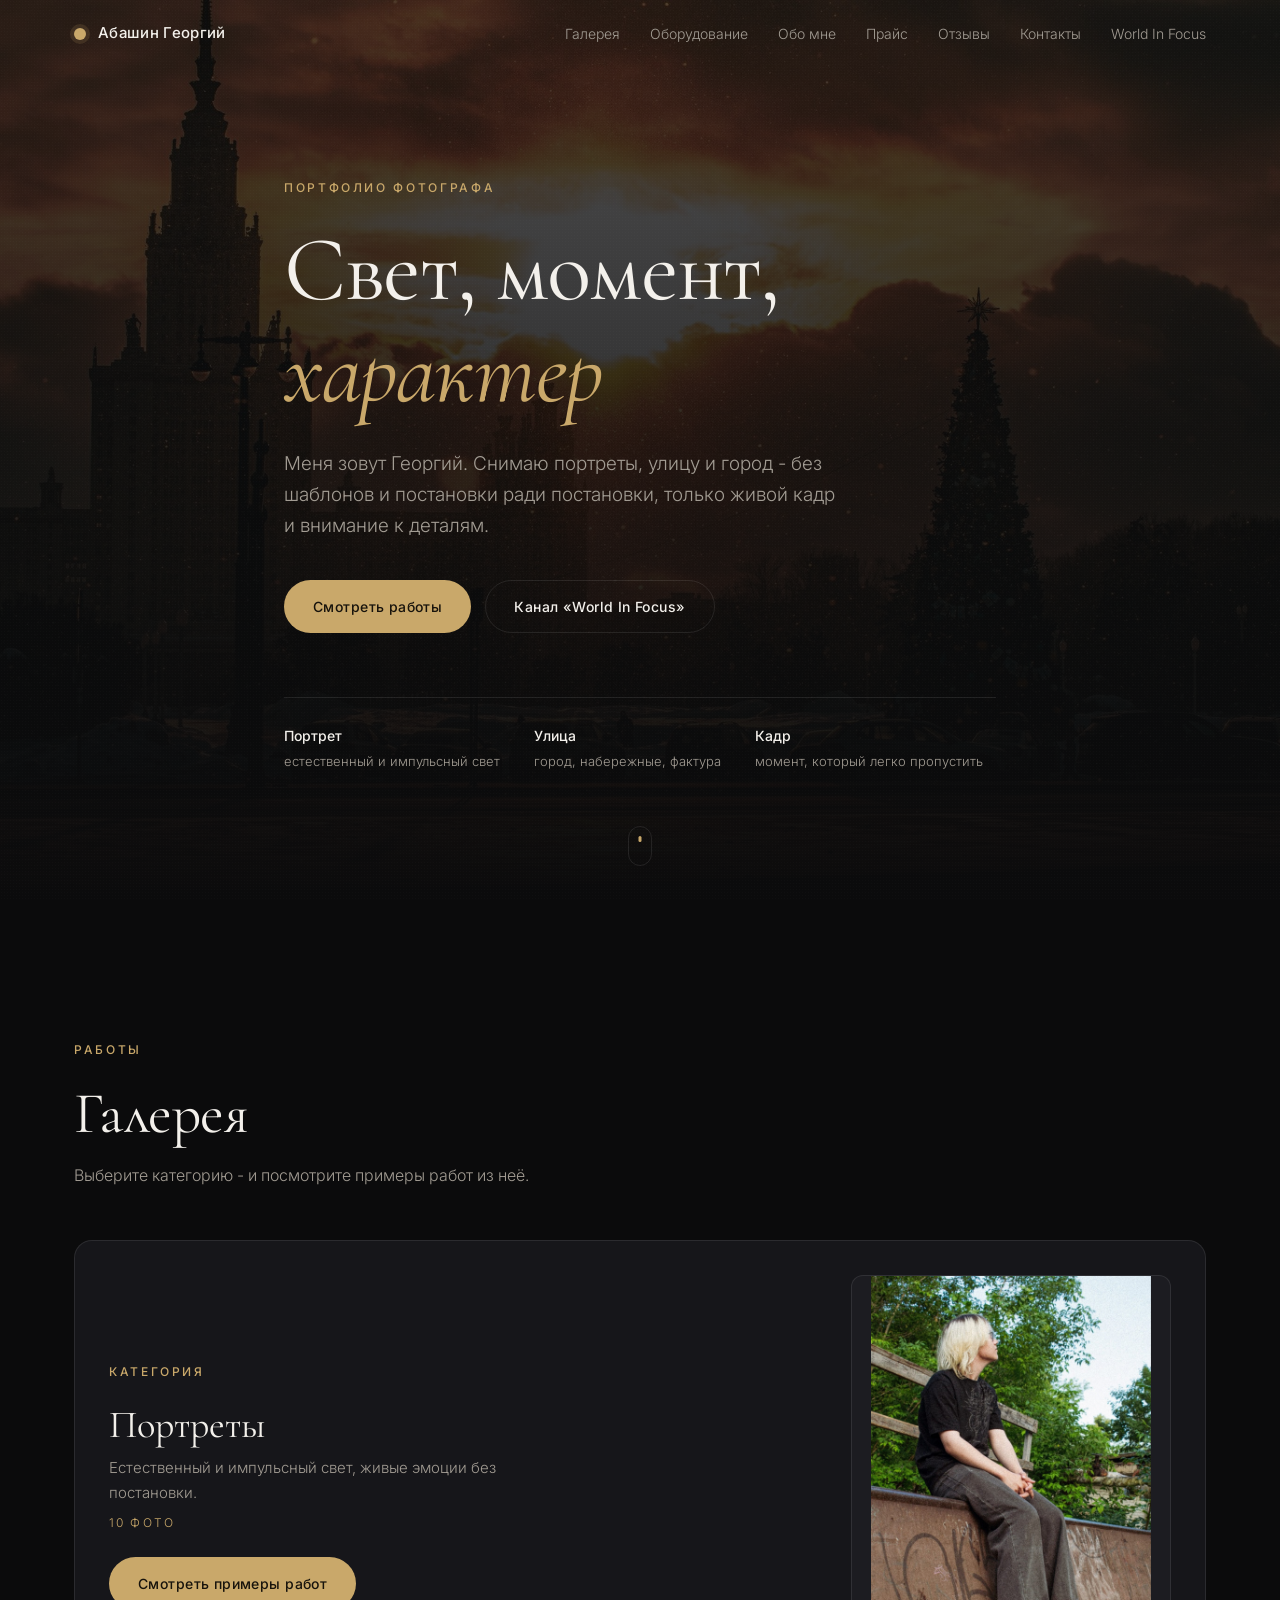
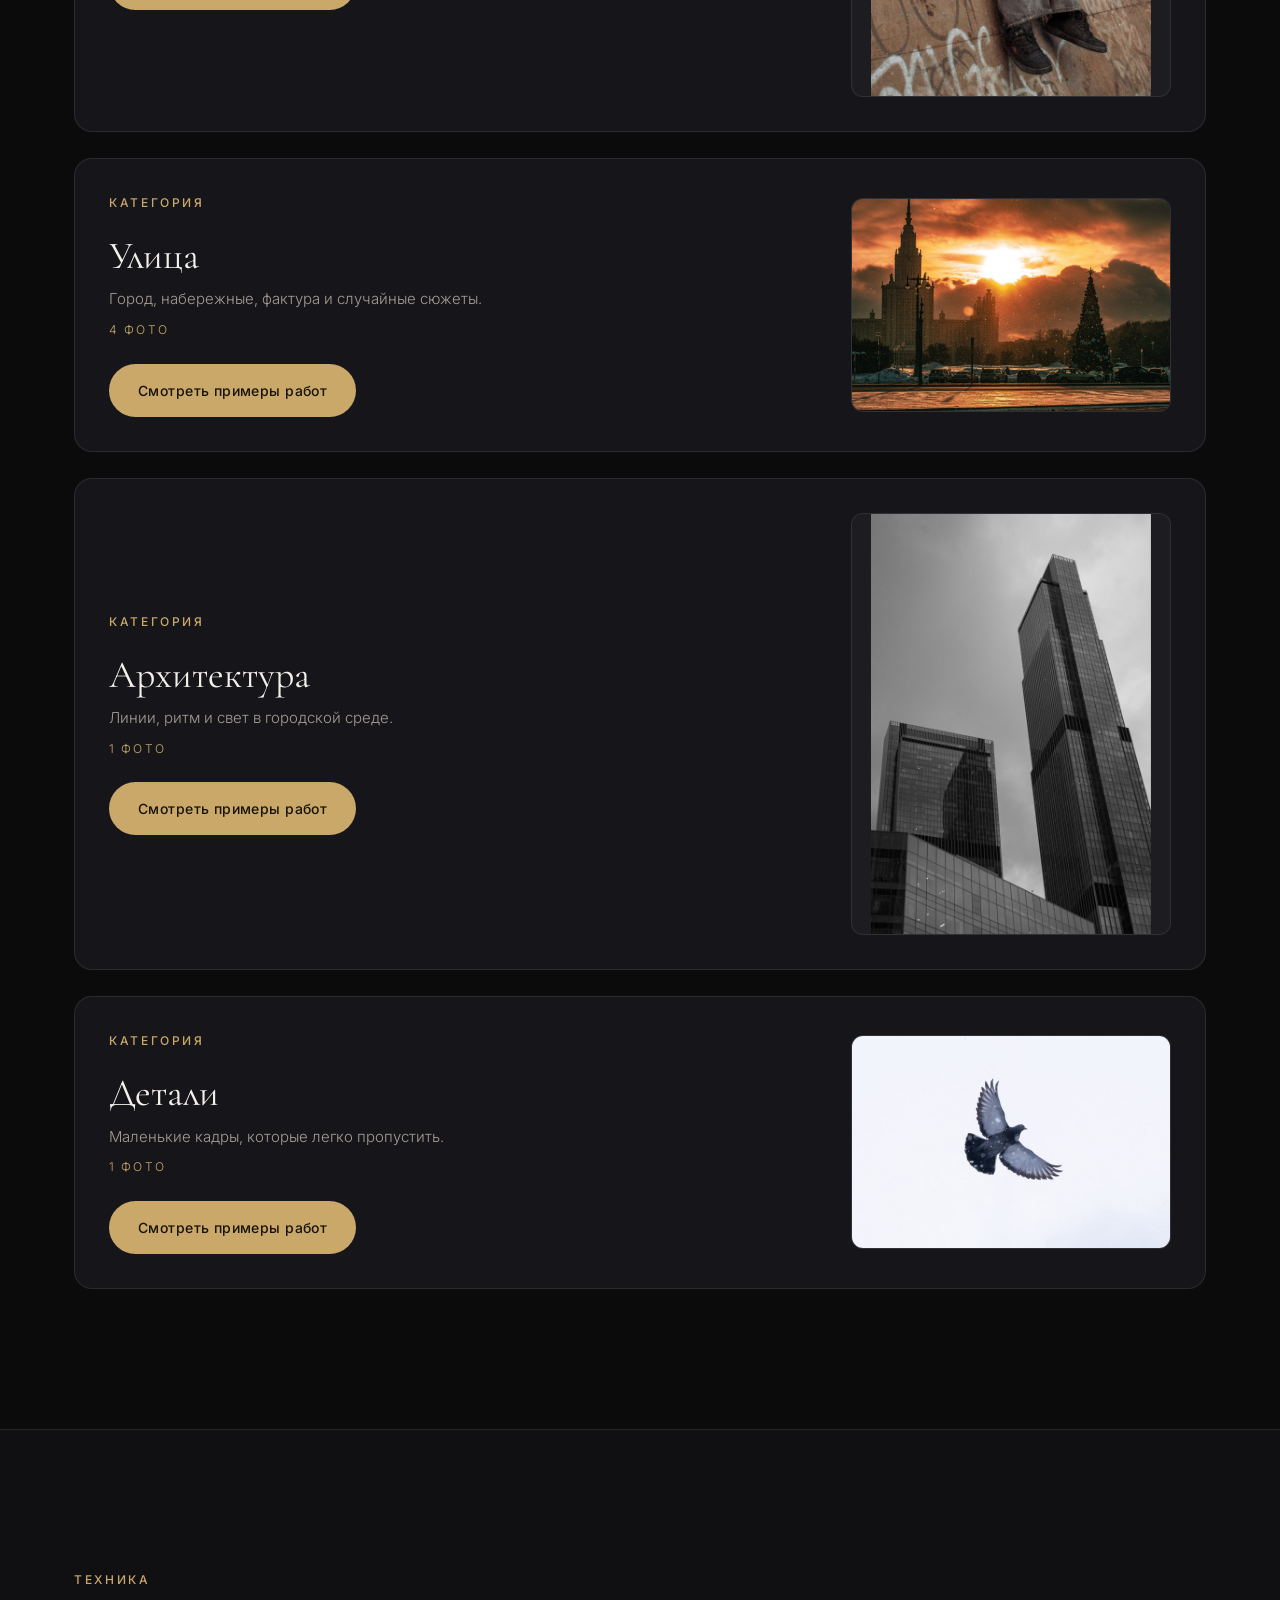
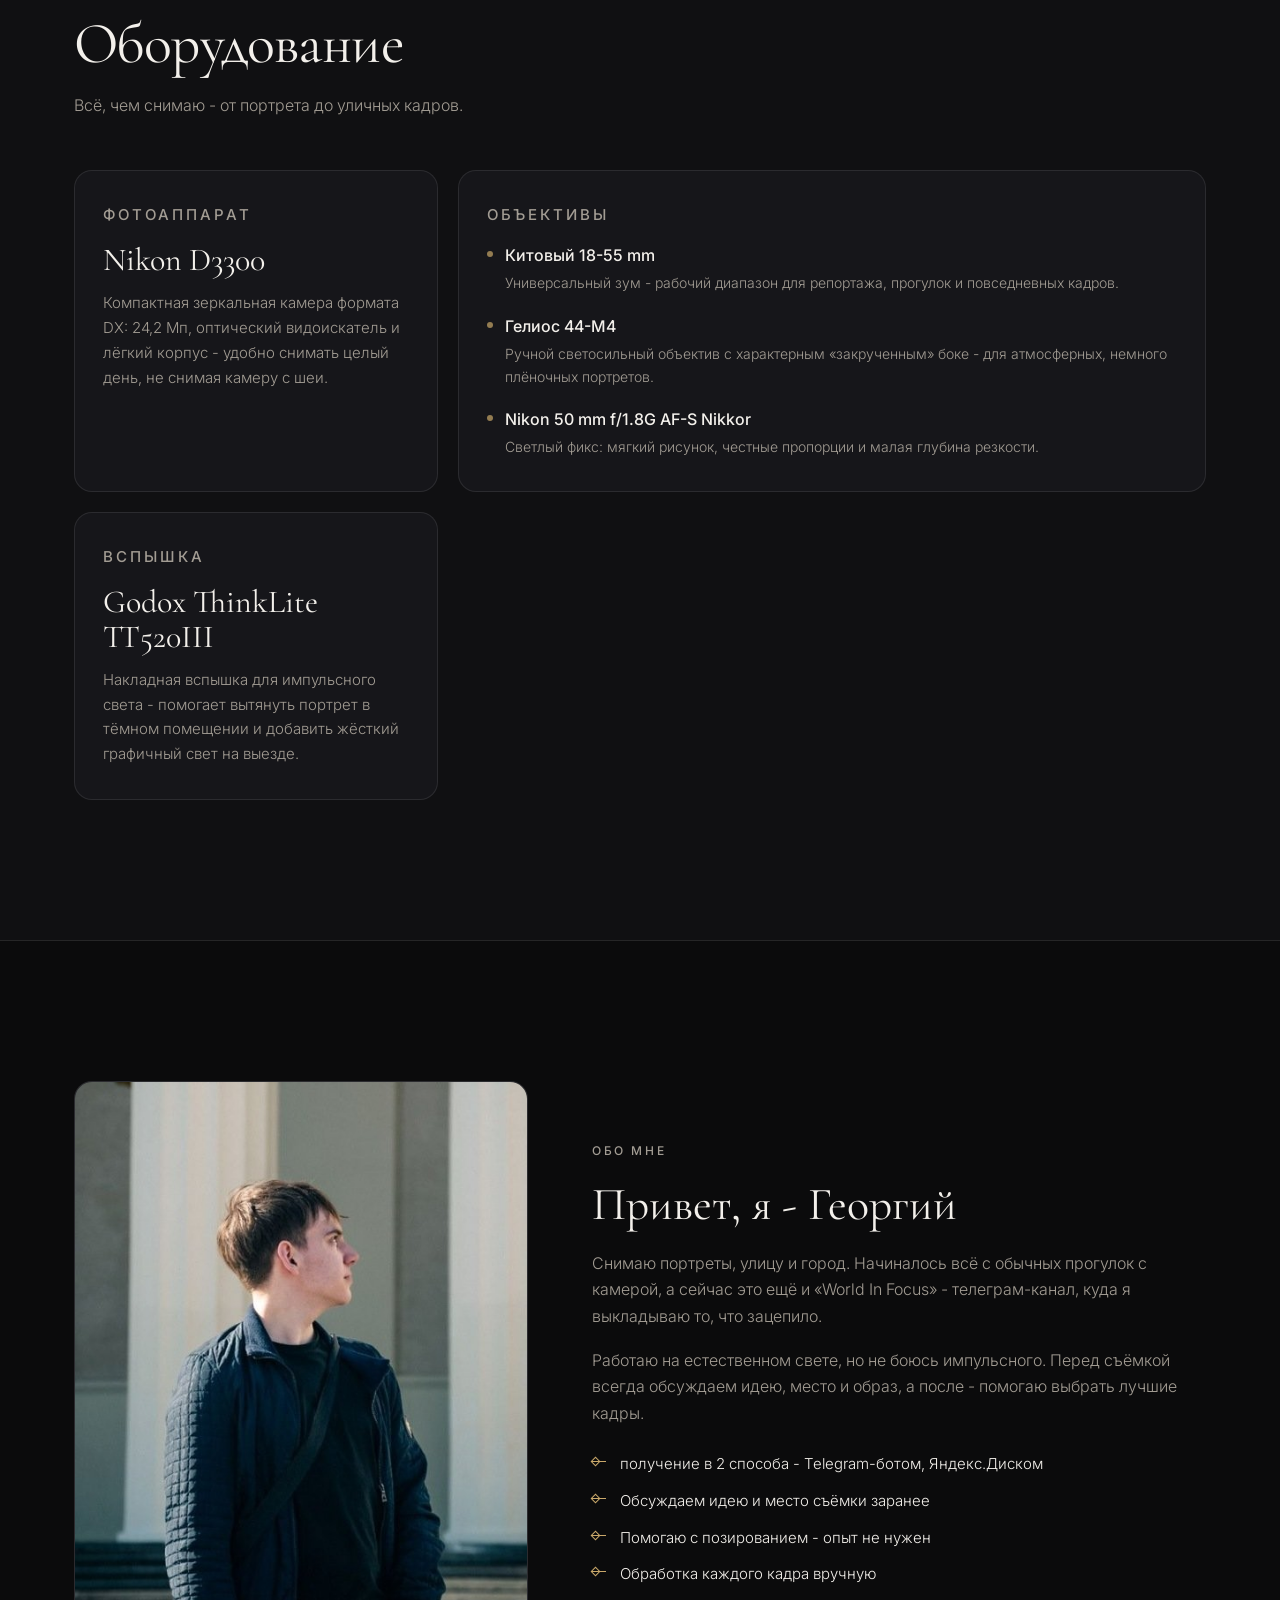
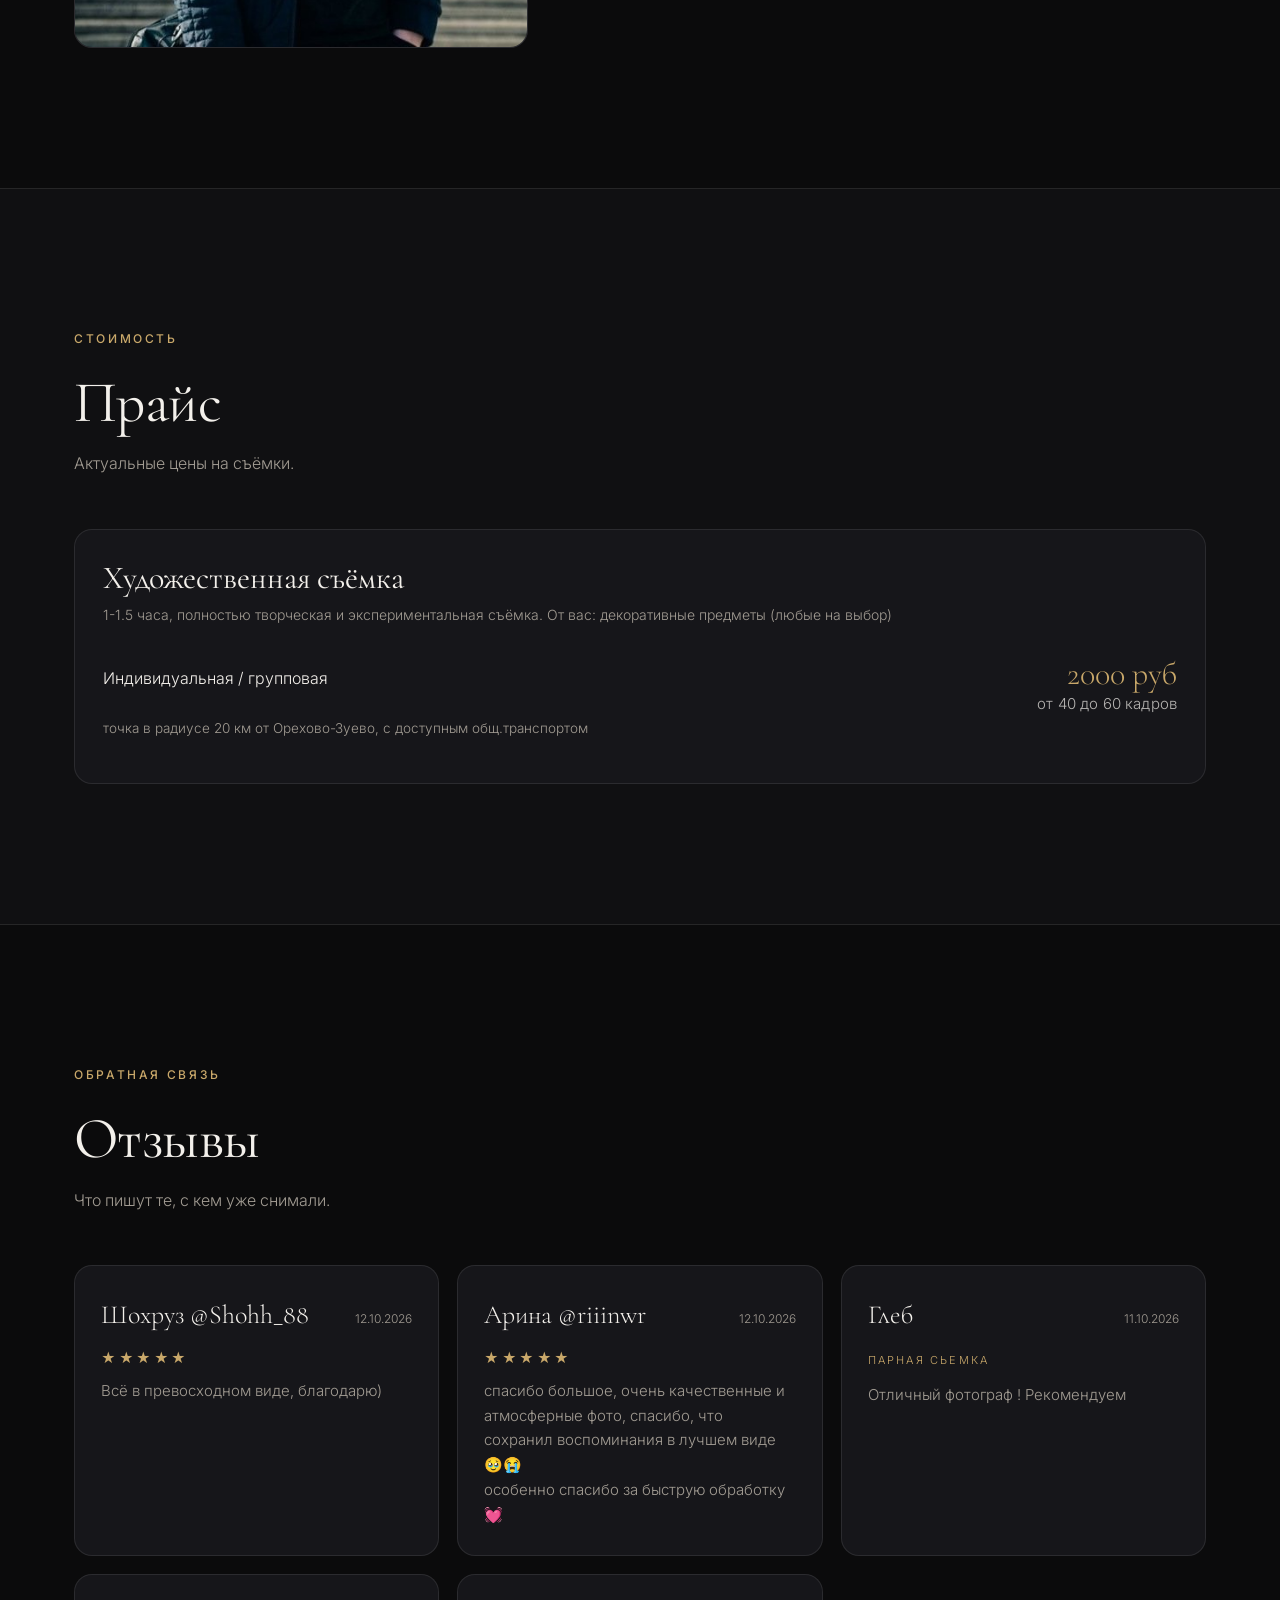
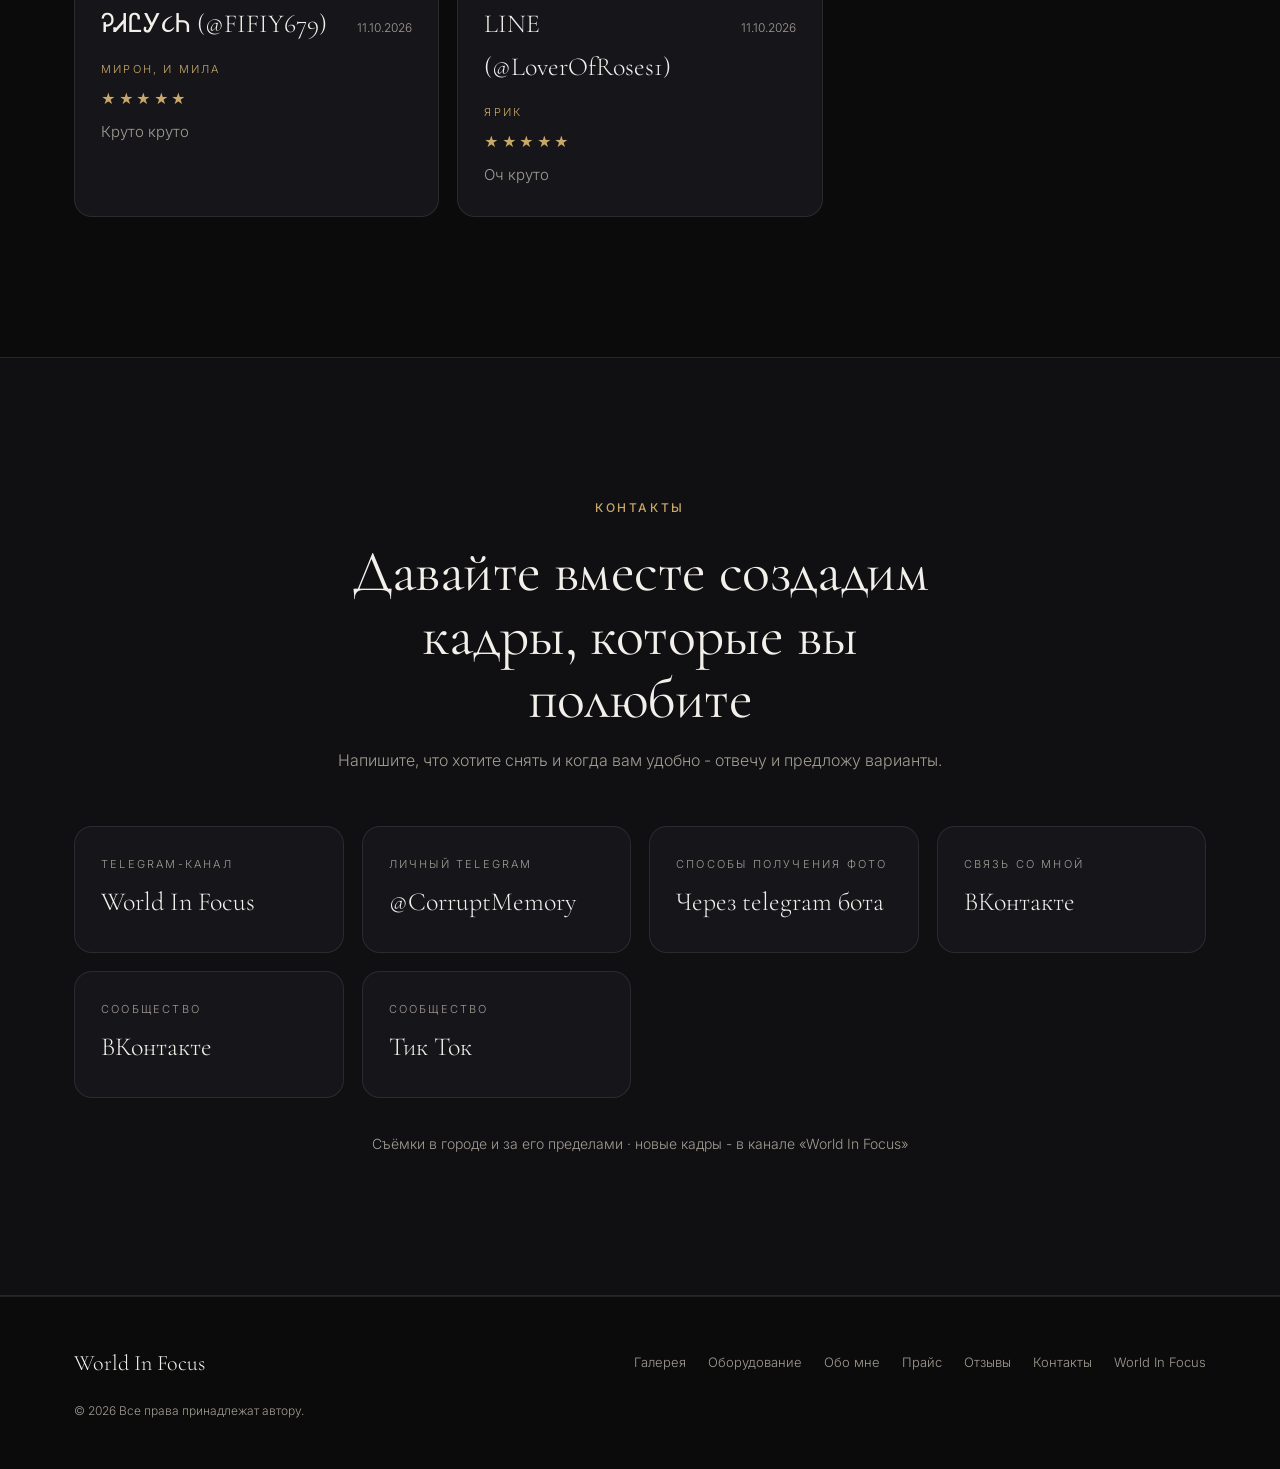
<file: index.html>
<!DOCTYPE html>
<html lang="ru">
<head>
<meta charset="utf-8">
<meta name="viewport" content="width=device-width, initial-scale=1">
<title>World In Focus - фотограф Георгий Абашин, Орехово-Зуево</title>
<meta name="description" content="Абашин Георгий (World In Focus) - фотограф в Орехово-Зуево и Московской области. Портреты, улица и город на естественном свете. Портфолио, прайс и отзывы клиентов.">
<meta name="author" content="Абашин Георгий">
<meta name="robots" content="index, follow">
<meta name="theme-color" content="#0b0b0c">
<link rel="canonical" href="https://worldinfocus.ru/">
<!-- Анимации появления включаются только когда работает JS:
     без него весь контент сразу виден. -->
<script>document.documentElement.classList.add("js");</script>
<meta property="og:type" content="website">
<meta property="og:title" content="World In Focus - фотограф Георгий Абашин, Орехово-Зуево">
<meta property="og:description" content="Портреты, улица и город. Фотограф Георгий Абашин, Орехово-Зуево.">
<meta property="og:image" content="images/hero.jpg">
<meta property="og:url" content="https://worldinfocus.ru/">
<meta property="og:locale" content="ru_RU">
<meta property="og:site_name" content="World In Focus">
<link rel="icon" href="favicon.svg" type="image/svg+xml">
<link rel="preconnect" href="https://fonts.googleapis.com">
<link rel="preconnect" href="https://fonts.gstatic.com" crossorigin>
<link href="https://fonts.googleapis.com/css2?family=Cormorant+Garamond:ital,wght@0,300;0,400;0,600;1,300;1,400&family=Inter:wght@300;400;500;600&display=swap" rel="stylesheet">
<link rel="stylesheet" href="css/style.css">
<script type="application/ld+json">
{
  "@context": "https://schema.org",
  "@graph": [
    {
      "@type": "Person",
      "@id": "https://worldinfocus.ru/#person",
      "name": "Абашин Георгий",
      "jobTitle": "Фотограф",
      "url": "https://worldinfocus.ru/",
      "sameAs": [
        "https://t.me/dikiykadr",
        "https://t.me/CorruptMemory"
      ]
    },
    {
      "@type": [
        "LocalBusiness",
        "ProfessionalService"
      ],
      "@id": "https://worldinfocus.ru/#business",
      "name": "World In Focus",
      "description": "Абашин Георгий (World In Focus) - фотограф в Орехово-Зуево и Московской области. Портреты, улица и город на естественном свете. Портфолио, прайс и отзывы клиентов.",
      "image": "images/hero.jpg",
      "url": "https://worldinfocus.ru/",
      "founder": {
        "@id": "https://worldinfocus.ru/#person"
      },
      "areaServed": "Орехово-Зуево",
      "address": {
        "@type": "PostalAddress",
        "addressLocality": "Орехово-Зуево",
        "addressRegion": "Московская область",
        "addressCountry": "RU"
      }
    }
  ]
}
</script>
</head>
<body>

<a class="skip-link" href="#gallery">Перейти к галерее</a>

<header class="site-header" id="top">
  <div class="wrap header-inner">
    <a class="brand" href="#top">
      <span class="brand-mark" aria-hidden="true"></span>
      <span class="brand-text">Абашин Георгий</span>
    </a>

    <button class="nav-toggle" id="nav-toggle" aria-label="Открыть меню" aria-expanded="false" aria-controls="nav">
      <span></span><span></span><span></span>
    </button>

    <nav class="nav" id="nav">
      <a href="#gallery">Галерея</a>
      <a href="#gear">Оборудование</a>
      <a href="#about">Обо мне</a>
      <a href="#price">Прайс</a>
      <a href="#reviews">Отзывы</a>
      <a href="#contact">Контакты</a>
      <a href="https://t.me/dikiykadr" target="_blank" rel="noopener">World In Focus</a>
    </nav>
  </div>
</header>

<main>

  <!-- ================= HERO ================= -->
  <section class="hero" id="hero">
    <div class="hero-media" aria-hidden="true"></div>
    <div class="wrap hero-inner">
      <p class="eyebrow reveal">Портфолио фотографа</p>
      <h1 class="reveal">Свет, момент,<br><em>характер</em></h1>
      <p class="hero-sub reveal">
        Меня зовут Георгий. Снимаю портреты, улицу и город - без шаблонов и постановки ради постановки, только живой кадр и внимание к деталям.
      </p>
      <div class="hero-actions reveal">
        <a class="btn btn-primary" href="#gallery">Смотреть работы</a>
        <a class="btn btn-ghost" href="https://t.me/dikiykadr" target="_blank" rel="noopener">Канал «World In Focus»</a>
      </div>
      <ul class="hero-facts reveal">
        <li><strong>Портрет</strong><span>естественный и импульсный свет</span></li>
        <li><strong>Улица</strong><span>город, набережные, фактура</span></li>
        <li><strong>Кадр</strong><span>момент, который легко пропустить</span></li>
      </ul>
    </div>
    <a class="hero-scroll" href="#gallery" aria-label="Вниз к галерее"><span></span></a>
  </section>

  <!-- ================= GALLERY ================= -->
  <section class="section" id="gallery">
    <div class="wrap">
      <header class="section-head">
        <p class="eyebrow">Работы</p>
        <h2>Галерея</h2>
        <p class="section-sub">Выберите категорию - и посмотрите примеры работ из неё.</p>
      </header>

      <div class="cat-list">
        <article class="cat-card reveal">
          <div class="cat-text">
            <p class="eyebrow">Категория</p>
            <h3>Портреты</h3>
            <p class="cat-sub">Естественный и импульсный свет, живые эмоции без постановки.</p>
            <p class="cat-count">10 фото</p>
            <a class="btn btn-primary" href="portraits.html">Смотреть примеры работ</a>
          </div>
          <a class="cat-cover" href="portraits.html"><img src="images/work-01.jpg" alt="Портрет на скейт-рампе" width="1200" height="1800" decoding="async"></a>
        </article>
        <article class="cat-card reveal">
          <div class="cat-text">
            <p class="eyebrow">Категория</p>
            <h3>Улица</h3>
            <p class="cat-sub">Город, набережные, фактура и случайные сюжеты.</p>
            <p class="cat-count">4 фото</p>
            <a class="btn btn-primary" href="street.html">Смотреть примеры работ</a>
          </div>
          <a class="cat-cover" href="street.html"><img src="images/work-05.jpg" alt="Закат над Москвой" width="1800" height="1200" decoding="async"></a>
        </article>
        <article class="cat-card reveal">
          <div class="cat-text">
            <p class="eyebrow">Категория</p>
            <h3>Архитектура</h3>
            <p class="cat-sub">Линии, ритм и свет в городской среде.</p>
            <p class="cat-count">1 фото</p>
            <a class="btn btn-primary" href="architecture.html">Смотреть примеры работ</a>
          </div>
          <a class="cat-cover" href="architecture.html"><img src="images/work-14.jpg" alt="Московская архитектура" width="1200" height="1800" decoding="async"></a>
        </article>
        <article class="cat-card reveal">
          <div class="cat-text">
            <p class="eyebrow">Категория</p>
            <h3>Детали</h3>
            <p class="cat-sub">Маленькие кадры, которые легко пропустить.</p>
            <p class="cat-count">1 фото</p>
            <a class="btn btn-primary" href="details.html">Смотреть примеры работ</a>
          </div>
          <a class="cat-cover" href="details.html"><img src="images/work-07.jpg" alt="Голубь в полёте" width="1800" height="1200" decoding="async"></a>
        </article>
      </div>

      </section>

  <!-- ================= GEAR ================= -->
  <section class="section section-alt" id="gear">
    <div class="wrap">
      <header class="section-head">
        <p class="eyebrow">Техника</p>
        <h2>Оборудование</h2>
        <p class="section-sub">Всё, чем снимаю - от портрета до уличных кадров.</p>
      </header>

      <div class="gear-grid">
        <article class="gear-card reveal">
          <p class="gear-label">Фотоаппарат</p>
          <h3>Nikon D3300</h3>
          <p>Компактная зеркальная камера формата DX: 24,2 Мп, оптический видоискатель и лёгкий корпус - удобно снимать целый день, не снимая камеру с шеи.</p>
        </article>

        <article class="gear-card gear-card-wide reveal">
          <p class="gear-label">Объективы</p>
          <ul class="gear-list">
            <li>
              <strong>Китовый 18-55 mm</strong>
              <span>Универсальный зум - рабочий диапазон для репортажа, прогулок и повседневных кадров.</span>
            </li>
            <li>
              <strong>Гелиос 44-М4</strong>
              <span>Ручной светосильный объектив с характерным «закрученным» боке - для атмосферных, немного плёночных портретов.</span>
            </li>
            <li>
              <strong>Nikon 50 mm f/1.8G AF-S Nikkor</strong>
              <span>Светлый фикс: мягкий рисунок, честные пропорции и малая глубина резкости.</span>
            </li>
          </ul>
        </article>

        <article class="gear-card reveal">
          <p class="gear-label">Вспышка</p>
          <h3>Godox ThinkLite TT520III</h3>
          <p>Накладная вспышка для импульсного света - помогает вытянуть портрет в тёмном помещении и добавить жёсткий графичный свет на выезде.</p>
        </article>
      </div>
    </div>
  </section>

  <!-- ================= ABOUT ================= -->
  <section class="section" id="about">
    <div class="wrap about-grid">
      <div class="about-media reveal">
        <img src="images/portrait.jpg" alt="Фотограф World In Focus" data-fallback>
      </div>
      <div class="about-text reveal">
        <p class="eyebrow">Обо мне</p>
        <h2>Привет, я - Георгий</h2>
        <p>Снимаю портреты, улицу и город. Начиналось всё с обычных прогулок с камерой, а сейчас это ещё и «World In Focus» - телеграм-канал, куда я выкладываю то, что зацепило.</p>
        <p>Работаю на естественном свете, но не боюсь импульсного. Перед съёмкой всегда обсуждаем идею, место и образ, а после - помогаю выбрать лучшие кадры.</p>
        <ul class="about-points">
          <li>получение в 2 способа -  Telegram-ботом, Яндекс.Диском</li>
          <li>Обсуждаем идею и место съёмки заранее</li>
          <li>Помогаю с позированием - опыт не нужен</li>
          <li>Обработка каждого кадра вручную</li>
        </ul>
      </div>
    </div>
  </section>


  <!-- ================= PRICE ================= -->
  <section class="section section-alt" id="price">
    <div class="wrap">
      <header class="section-head">
        <p class="eyebrow">Стоимость</p>
        <h2>Прайс</h2>
        <p class="section-sub">Актуальные цены на съёмки.</p>
      </header>

      <div class="price-grid">
        <article class="price-card reveal">
          <h3>Художественная съёмка</h3>
          <p class="price-card-sub">1-1.5 часа, полностью творческая и экспериментальная съёмка. От вас: декоративные предметы (любые на выбор)</p>
          <ul class="price-list">
            <li class="price-row">
              <span class="price-name">Индивидуальная / групповая</span>
              <span class="price-value">2000 руб<em>от 40 до 60 кадров</em></span>
              <span class="price-note">точка в радиусе 20 км от Орехово-Зуево, с доступным общ.транспортом</span>
            </li>
          </ul>
        </article>
      </div>
    </div>
  </section>

  <!-- ================= REVIEWS ================= -->
  <section class="section" id="reviews">
    <div class="wrap">
      <header class="section-head">
        <p class="eyebrow">Обратная связь</p>
        <h2>Отзывы</h2>
        <p class="section-sub">Что пишут те, с кем уже снимали.</p>
      </header>

      <div class="reviews-grid" id="reviews-grid">
        <article class="review reveal">
          <header class="review-head">
            <span class="review-name">Шохруз @Shohh_88</span>
            <span class="review-date">12.10.2026</span>
          </header>
          <p class="review-stars" aria-label="Оценка 5 из 5"><span class="review-stars-on">★★★★★</span><span class="review-stars-off"></span></p>
          <p class="review-text">Всё в превосходном виде, благодарю)</p>
        </article>
        <article class="review reveal">
          <header class="review-head">
            <span class="review-name">Арина @riiinwr</span>
            <span class="review-date">12.10.2026</span>
          </header>
          <p class="review-stars" aria-label="Оценка 5 из 5"><span class="review-stars-on">★★★★★</span><span class="review-stars-off"></span></p>
          <p class="review-text">спасибо большое, очень качественные и атмосферные фото, спасибо, что сохранил воспоминания в лучшем виде 🥹😭
особенно спасибо за быструю обработку 💓</p>
        </article>
        <article class="review reveal">
          <header class="review-head">
            <span class="review-name">ᎮᏗᏝᎩ૮Ꮒ (@FIFIY679)</span>
            <span class="review-date">11.10.2026</span>
          </header>
          <p class="review-series">Мирон, и Мила</p>
          <p class="review-stars" aria-label="Оценка 5 из 5"><span class="review-stars-on">★★★★★</span><span class="review-stars-off"></span></p>
          <p class="review-text">Круто круто</p>
        </article>
        <article class="review reveal">
          <header class="review-head">
            <span class="review-name">LINE (@LoverOfRoses1)</span>
            <span class="review-date">11.10.2026</span>
          </header>
          <p class="review-series">Ярик</p>
          <p class="review-stars" aria-label="Оценка 5 из 5"><span class="review-stars-on">★★★★★</span><span class="review-stars-off"></span></p>
          <p class="review-text">Оч круто</p>
        </article>
        <article class="review reveal">
          <header class="review-head">
            <span class="review-name">Глеб</span>
            <span class="review-date">11.10.2026</span>
          </header>
          <p class="review-series">Парная сьемка</p>
          <p class="review-text">Отличный фотограф ! Рекомендуем</p>
        </article>
      </div>
      <p class="reviews-empty" id="reviews-empty" hidden>Отзывов пока нет, но они появятся здесь после первых съёмок.</p>

    </div>
  </section>

  <!-- ================= CONTACT ================= -->
  <section class="section section-alt" id="contact">
    <div class="wrap">
      <header class="section-head section-head-center">
        <p class="eyebrow">Контакты</p>
        <h2>Давайте вместе создадим кадры, которые вы полюбите</h2>
        <p class="section-sub">Напишите, что хотите снять и когда вам удобно - отвечу и предложу варианты.</p>
      </header>

      <div class="contact-grid">
        <a class="contact-card reveal" href="https://t.me/dikiykadr" target="_blank" rel="noopener">
          <span class="contact-label">Telegram-канал</span>
          <span class="contact-value">World In Focus</span>
        </a>
        <a class="contact-card reveal" href="https://t.me/CorruptMemory" target="_blank" rel="noopener">
          <span class="contact-label">Личный Telegram</span>
          <span class="contact-value">@CorruptMemory</span>
        </a>
        <a class="contact-card reveal" href="https://t.me/photoVidatcha_bot" target="_blank" rel="noopener">
          <span class="contact-label">Способы получения фото</span>
          <span class="contact-value">Через telegram бота</span>
        </a>
        <a class="contact-card reveal" href="https://vk.ru/ @CorruptMemory" target="_blank" rel="noopener">
          <span class="contact-label">Связь со мной</span>
          <span class="contact-value">ВКонтакте</span>
        </a>
        <a class="contact-card reveal" href="https://vk.ru/im/channels/-237018157" target="_blank" rel="noopener">
          <span class="contact-label">Сообщество </span>
          <span class="contact-value">ВКонтакте </span>
        </a>
        <a class="contact-card reveal" href="https://www.tiktok.com/@kadr.life?is_from_webapp=1&amp;sender_device=pc" target="_blank" rel="noopener">
          <span class="contact-label">Сообщество</span>
          <span class="contact-value">Тик Ток</span>
        </a>
      </div>

      <p class="contact-note reveal">Съёмки в городе и за его пределами · новые кадры - в канале «World In Focus»</p>
    </div>
  </section>

</main>

<footer class="site-footer">
  <div class="wrap footer-inner">
    <p class="footer-brand">World In Focus</p>
    <nav class="footer-nav">
      <a href="#gallery">Галерея</a>
      <a href="#gear">Оборудование</a>
      <a href="#about">Обо мне</a>
      <a href="#price">Прайс</a>
      <a href="#reviews">Отзывы</a>
      <a href="#contact">Контакты</a>
      <a href="https://t.me/dikiykadr" target="_blank" rel="noopener">World In Focus</a>
    </nav>
    <p class="footer-copy">© <span id="year">2025</span> Все права принадлежат автору.</p>
  </div>
</footer>

<script src="js/gallery-data.js"></script>
<script src="js/reviews.js"></script>
<script src="js/reviews-bot.js"></script>
<script src="js/site.js"></script>
</body>
</html>
</file>
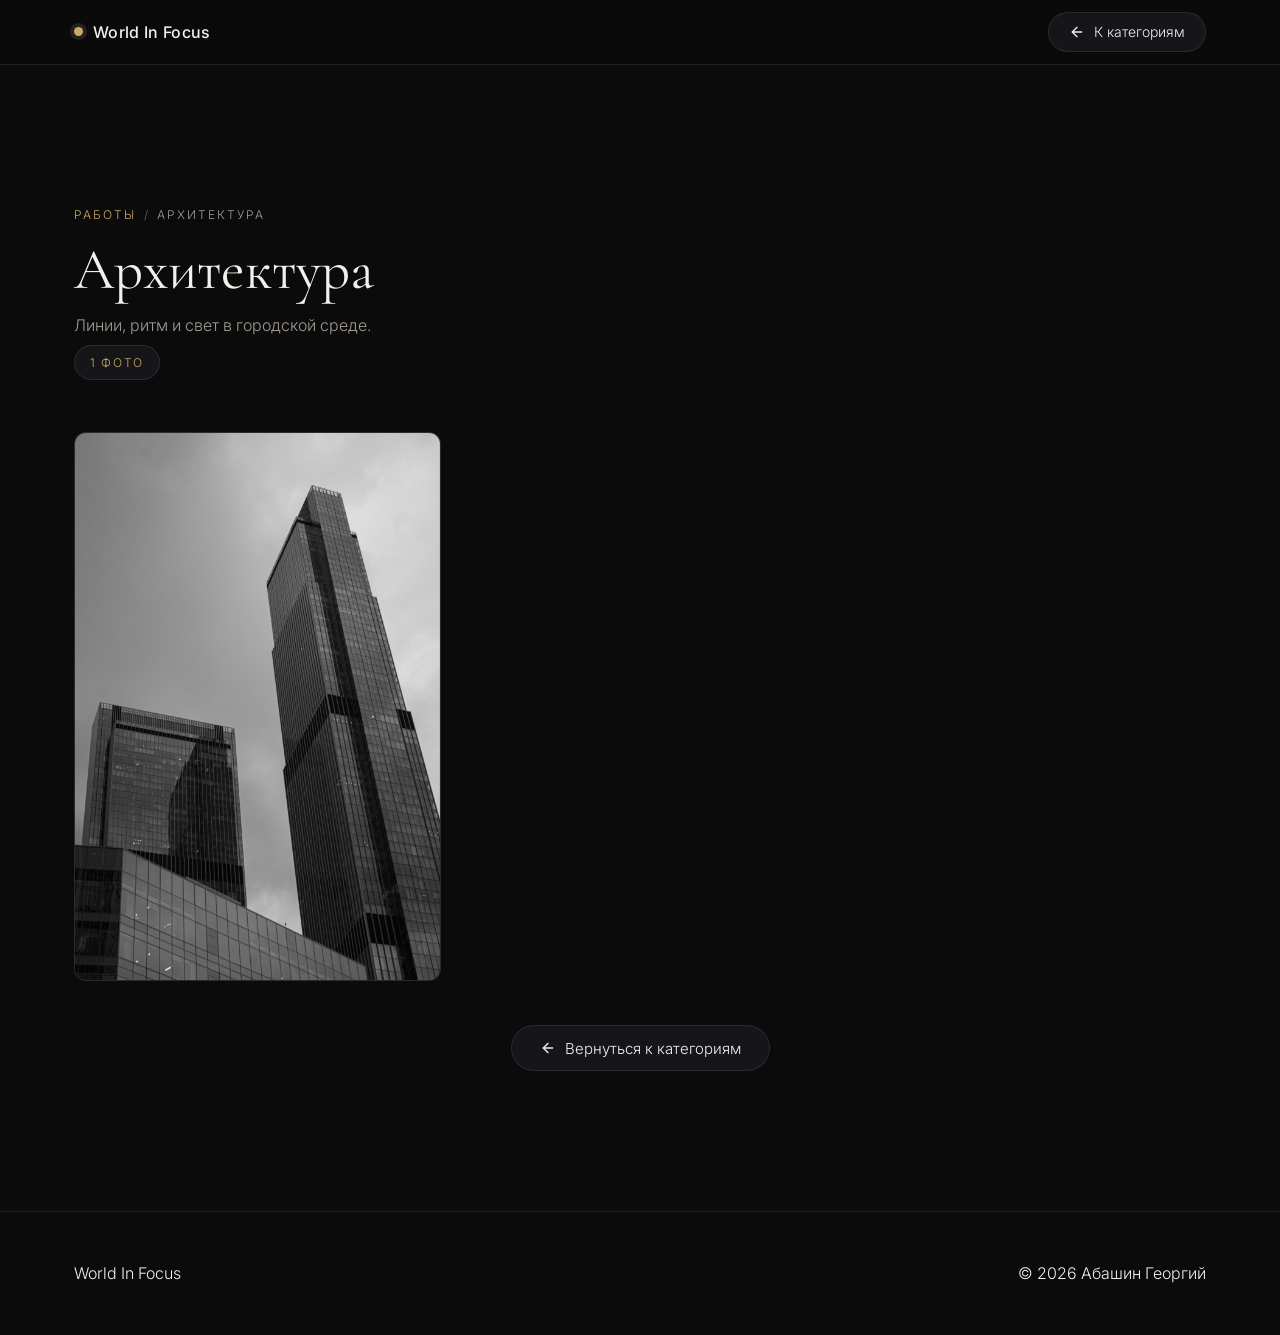
<file: architecture.html>
<!DOCTYPE html>
<html lang="ru">
<head>
<meta charset="utf-8">
<meta name="viewport" content="width=device-width, initial-scale=1, viewport-fit=cover">
<meta name="theme-color" content="#0b0b0c">
<meta name="format-detection" content="telephone=no">
<title>Архитектура - Фотограф Георгий Абашин</title>
<meta name="description" content="Линии, ритм и свет в городской среде.">
<meta name="robots" content="noindex, follow">
<link rel="icon" href="favicon.svg" type="image/svg+xml">
<link rel="preconnect" href="https://fonts.googleapis.com">
<link rel="preconnect" href="https://fonts.gstatic.com" crossorigin>
<link href="https://fonts.googleapis.com/css2?family=Cormorant+Garamond:ital,wght@0,300;0,400;0,600;1,300;1,400&family=Inter:wght@300;400;500;600&display=swap" rel="stylesheet">
<link rel="stylesheet" href="css/style.css">
</head>
<body>

<header class="cat-topbar">
  <div class="wrap">
    <a class="cat-brand" href="index.html">
      <span class="brand-dot" aria-hidden="true"></span>World In Focus
    </a>
    <a class="btn-back" href="index.html#gallery"><svg viewBox="0 0 24 24" fill="none" stroke="currentColor" stroke-width="2" stroke-linecap="round" stroke-linejoin="round" aria-hidden="true"><path d="M19 12H5"/><path d="M12 19l-7-7 7-7"/></svg><span class="btn-back-text">К категориям</span></a>
  </div>
</header>

<main>
  <section class="section">
    <div class="wrap">
      <header class="section-head">
        <nav class="cat-crumbs" aria-label="Навигация">
          <a href="index.html#gallery">Работы</a>
          <span class="sep" aria-hidden="true">/</span>
          <span class="current">Архитектура</span>
        </nav>
        <h1 class="cat-title">Архитектура</h1>
        <p class="section-sub">Линии, ритм и свет в городской среде.</p>
        <p class="cat-meta">1 фото</p>
      </header>
        <div class="cat-grid">
          <figure class="cat-thumb"><img src="images/work-14.jpg" alt="Московская архитектура" width="1200" height="1800" loading="lazy" decoding="async"></figure>
        </div>
      <p class="cat-back"><a class="btn-back" href="index.html#gallery"><svg viewBox="0 0 24 24" fill="none" stroke="currentColor" stroke-width="2" stroke-linecap="round" stroke-linejoin="round" aria-hidden="true"><path d="M19 12H5"/><path d="M12 19l-7-7 7-7"/></svg><span class="btn-back-text">Вернуться к категориям</span></a></p>
    </div>
  </section>
</main>

<footer class="site-footer">
  <div class="wrap footer-inner">
    <span>World In Focus</span>
    <span>© 2026 Абашин Георгий</span>
  </div>
</footer>
</body>
</html>
</file>
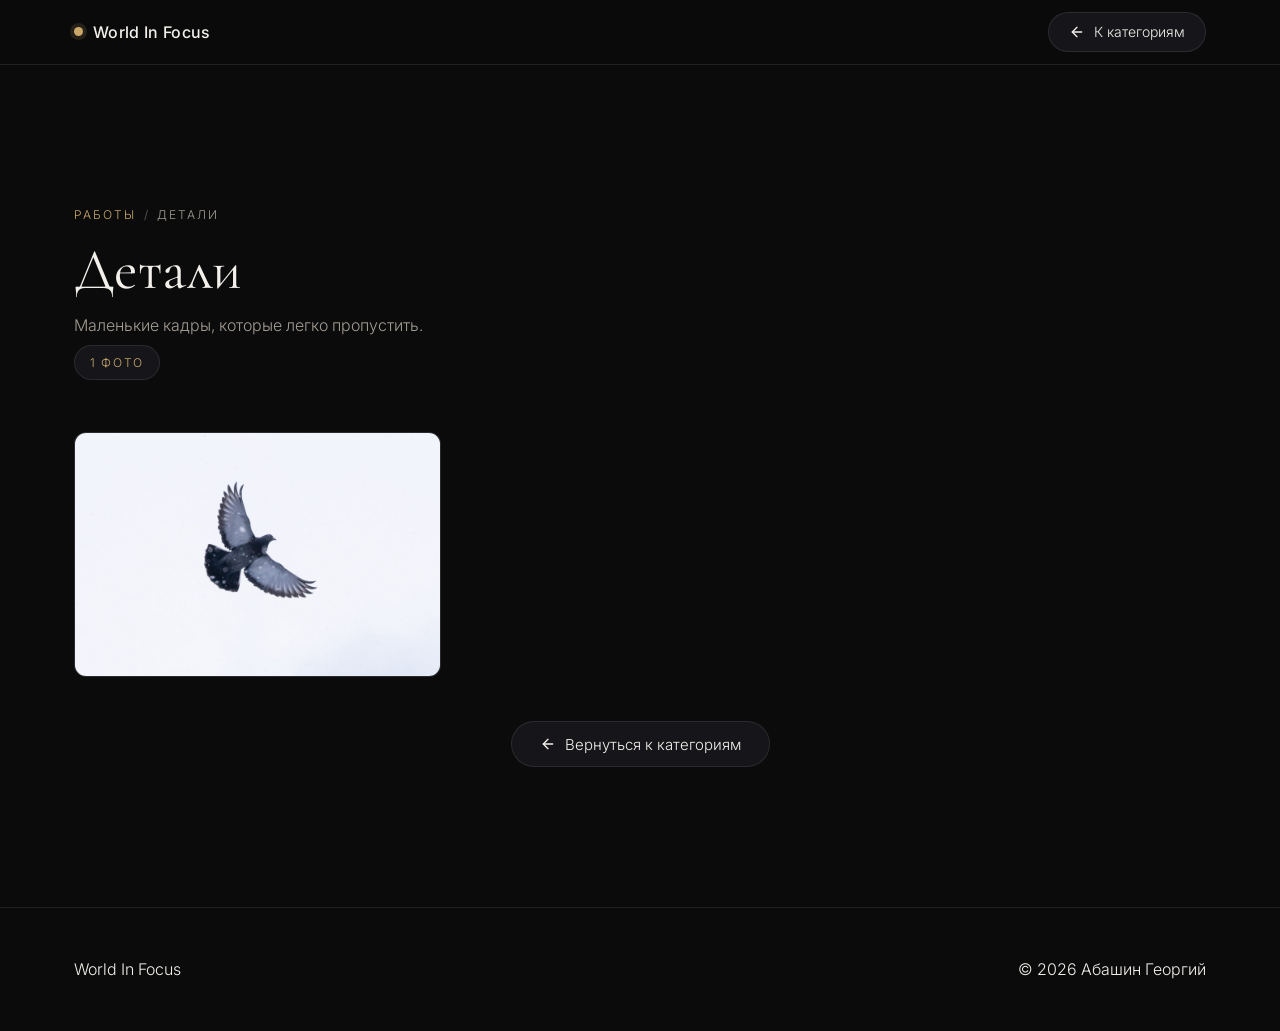
<file: details.html>
<!DOCTYPE html>
<html lang="ru">
<head>
<meta charset="utf-8">
<meta name="viewport" content="width=device-width, initial-scale=1, viewport-fit=cover">
<meta name="theme-color" content="#0b0b0c">
<meta name="format-detection" content="telephone=no">
<title>Детали - Фотограф Георгий Абашин</title>
<meta name="description" content="Маленькие кадры, которые легко пропустить.">
<meta name="robots" content="noindex, follow">
<link rel="icon" href="favicon.svg" type="image/svg+xml">
<link rel="preconnect" href="https://fonts.googleapis.com">
<link rel="preconnect" href="https://fonts.gstatic.com" crossorigin>
<link href="https://fonts.googleapis.com/css2?family=Cormorant+Garamond:ital,wght@0,300;0,400;0,600;1,300;1,400&family=Inter:wght@300;400;500;600&display=swap" rel="stylesheet">
<link rel="stylesheet" href="css/style.css">
</head>
<body>

<header class="cat-topbar">
  <div class="wrap">
    <a class="cat-brand" href="index.html">
      <span class="brand-dot" aria-hidden="true"></span>World In Focus
    </a>
    <a class="btn-back" href="index.html#gallery"><svg viewBox="0 0 24 24" fill="none" stroke="currentColor" stroke-width="2" stroke-linecap="round" stroke-linejoin="round" aria-hidden="true"><path d="M19 12H5"/><path d="M12 19l-7-7 7-7"/></svg><span class="btn-back-text">К категориям</span></a>
  </div>
</header>

<main>
  <section class="section">
    <div class="wrap">
      <header class="section-head">
        <nav class="cat-crumbs" aria-label="Навигация">
          <a href="index.html#gallery">Работы</a>
          <span class="sep" aria-hidden="true">/</span>
          <span class="current">Детали</span>
        </nav>
        <h1 class="cat-title">Детали</h1>
        <p class="section-sub">Маленькие кадры, которые легко пропустить.</p>
        <p class="cat-meta">1 фото</p>
      </header>
        <div class="cat-grid">
          <figure class="cat-thumb"><img src="images/work-07.jpg" alt="Голубь в полёте" width="1800" height="1200" loading="lazy" decoding="async"></figure>
        </div>
      <p class="cat-back"><a class="btn-back" href="index.html#gallery"><svg viewBox="0 0 24 24" fill="none" stroke="currentColor" stroke-width="2" stroke-linecap="round" stroke-linejoin="round" aria-hidden="true"><path d="M19 12H5"/><path d="M12 19l-7-7 7-7"/></svg><span class="btn-back-text">Вернуться к категориям</span></a></p>
    </div>
  </section>
</main>

<footer class="site-footer">
  <div class="wrap footer-inner">
    <span>World In Focus</span>
    <span>© 2026 Абашин Георгий</span>
  </div>
</footer>
</body>
</html>
</file>
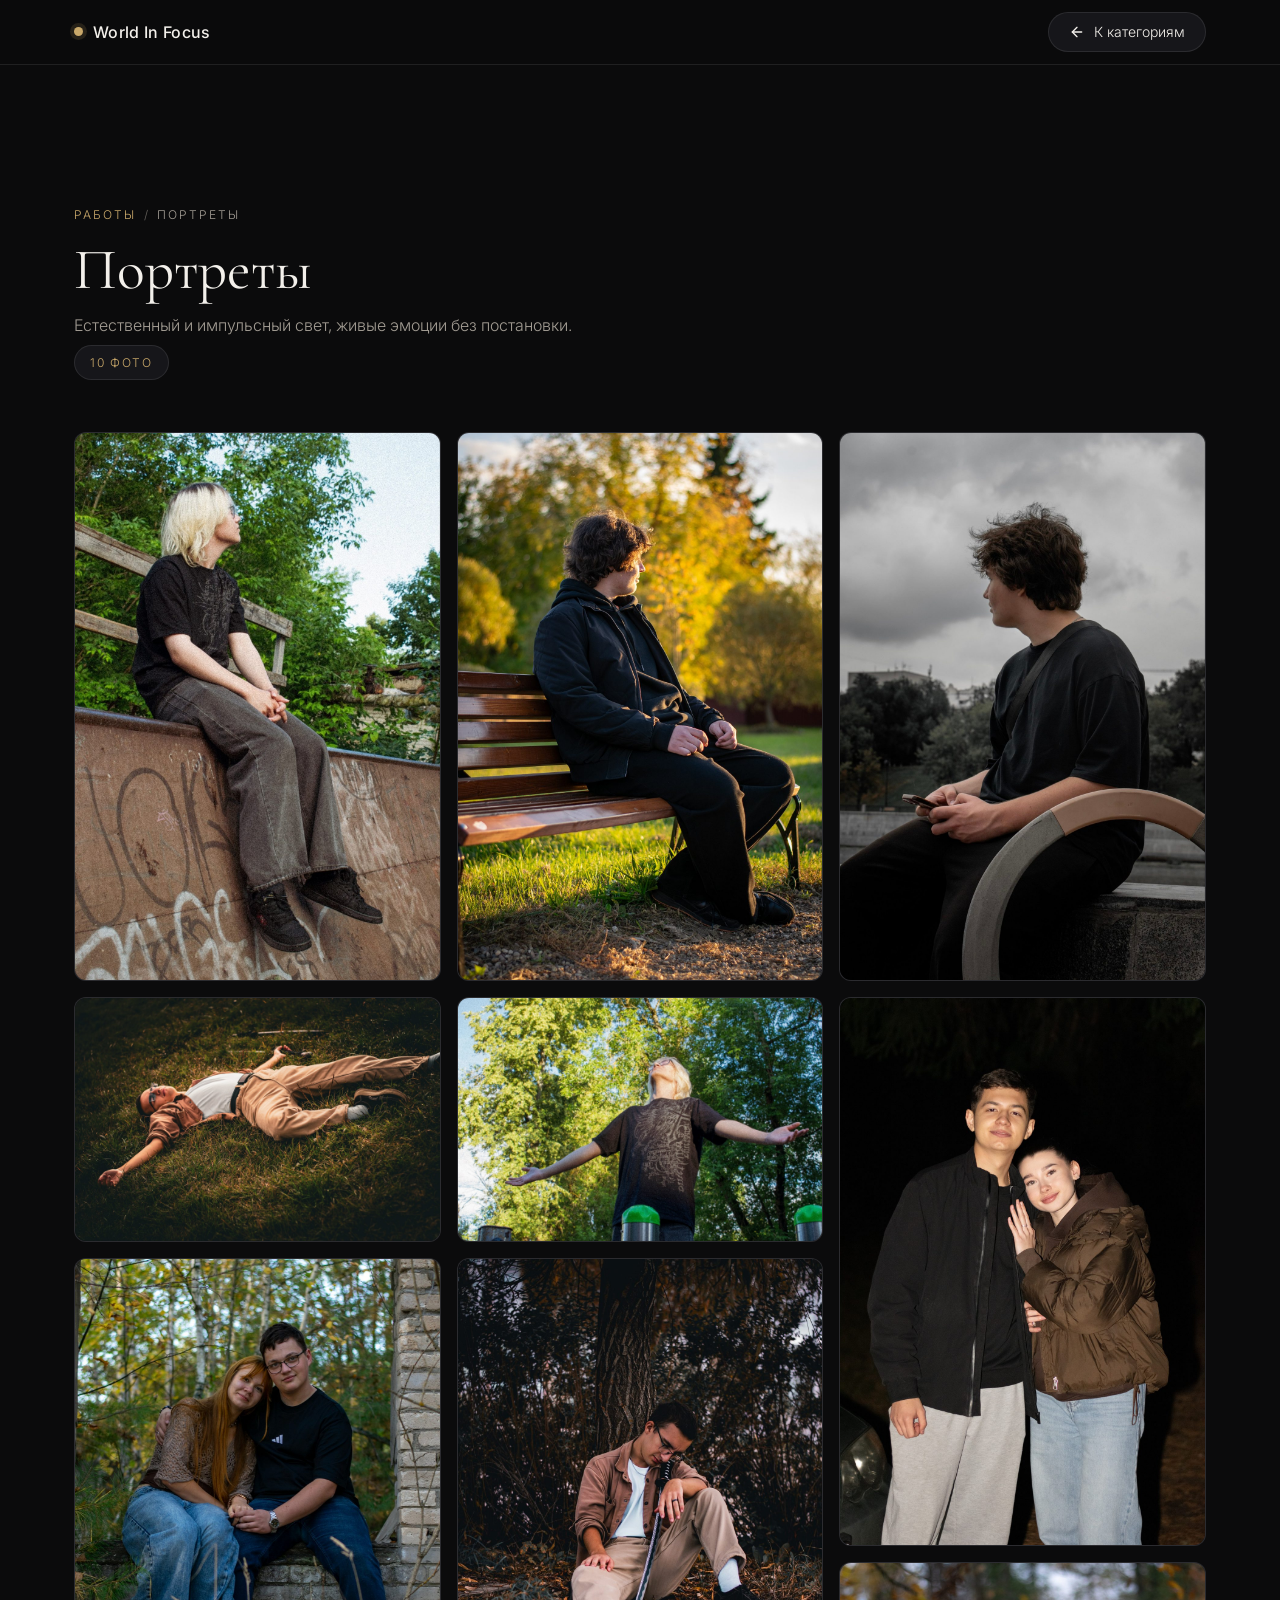
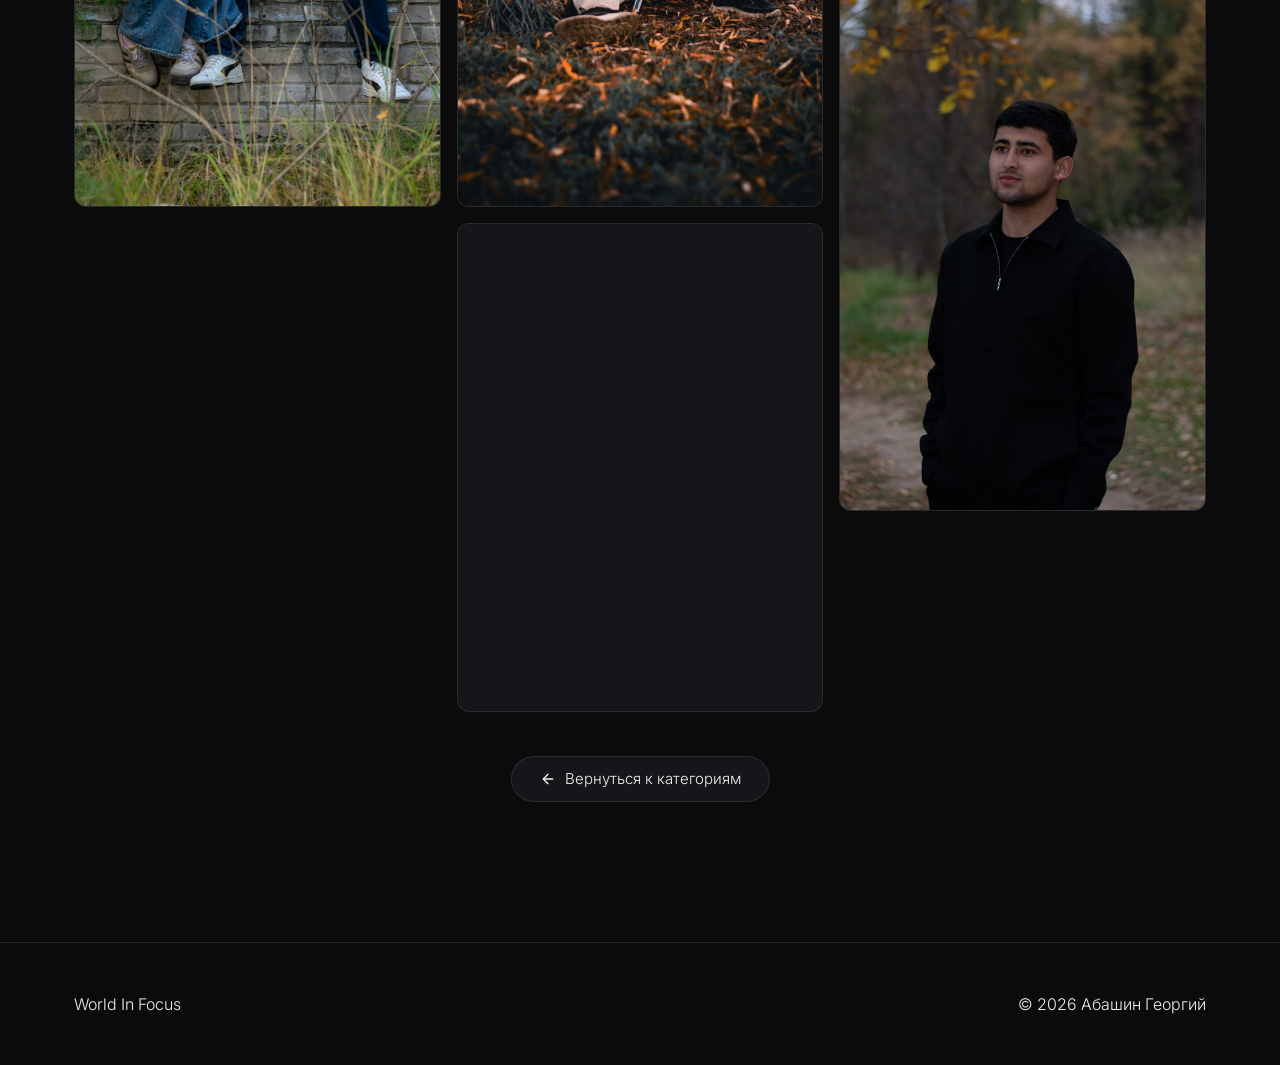
<file: portraits.html>
<!DOCTYPE html>
<html lang="ru">
<head>
<meta charset="utf-8">
<meta name="viewport" content="width=device-width, initial-scale=1, viewport-fit=cover">
<meta name="theme-color" content="#0b0b0c">
<meta name="format-detection" content="telephone=no">
<title>Портреты - Фотограф Георгий Абашин</title>
<meta name="description" content="Естественный и импульсный свет, живые эмоции без постановки.">
<meta name="robots" content="noindex, follow">
<link rel="icon" href="favicon.svg" type="image/svg+xml">
<link rel="preconnect" href="https://fonts.googleapis.com">
<link rel="preconnect" href="https://fonts.gstatic.com" crossorigin>
<link href="https://fonts.googleapis.com/css2?family=Cormorant+Garamond:ital,wght@0,300;0,400;0,600;1,300;1,400&family=Inter:wght@300;400;500;600&display=swap" rel="stylesheet">
<link rel="stylesheet" href="css/style.css">
</head>
<body>

<header class="cat-topbar">
  <div class="wrap">
    <a class="cat-brand" href="index.html">
      <span class="brand-dot" aria-hidden="true"></span>World In Focus
    </a>
    <a class="btn-back" href="index.html#gallery"><svg viewBox="0 0 24 24" fill="none" stroke="currentColor" stroke-width="2" stroke-linecap="round" stroke-linejoin="round" aria-hidden="true"><path d="M19 12H5"/><path d="M12 19l-7-7 7-7"/></svg><span class="btn-back-text">К категориям</span></a>
  </div>
</header>

<main>
  <section class="section">
    <div class="wrap">
      <header class="section-head">
        <nav class="cat-crumbs" aria-label="Навигация">
          <a href="index.html#gallery">Работы</a>
          <span class="sep" aria-hidden="true">/</span>
          <span class="current">Портреты</span>
        </nav>
        <h1 class="cat-title">Портреты</h1>
        <p class="section-sub">Естественный и импульсный свет, живые эмоции без постановки.</p>
        <p class="cat-meta">10 фото</p>
      </header>
        <div class="cat-grid">
          <figure class="cat-thumb"><img src="images/work-01.jpg" alt="Портрет на скейт-рампе" width="1200" height="1800" loading="lazy" decoding="async"></figure>
          <figure class="cat-thumb"><img src="images/work-02.jpg" alt="Отдых на траве" width="1800" height="1200" loading="lazy" decoding="async"></figure>
          <figure class="cat-thumb"><img src="images/work-03.jpg" alt="Пара у старой стены" width="1200" height="1800" loading="lazy" decoding="async"></figure>
          <figure class="cat-thumb"><img src="images/work-04.jpg" alt="Золотой час на скамейке" width="1200" height="1800" loading="lazy" decoding="async"></figure>
          <figure class="cat-thumb"><img src="images/work-10.jpg" alt="Руки к небу" width="1800" height="1200" loading="lazy" decoding="async"></figure>
          <figure class="cat-thumb"><img src="images/work-06.jpg" alt="Портрет в парке" width="1200" height="1800" loading="lazy" decoding="async"></figure>
          <figure class="cat-thumb"><img src="images/work-13.jpg" alt="Магия момента" width="1350" height="1800" loading="lazy" decoding="async"></figure>
          <figure class="cat-thumb"><img src="images/work-11.jpg" alt="Взгляд в сторону" width="1200" height="1800" loading="lazy" decoding="async"></figure>
          <figure class="cat-thumb"><img src="images/work-15.jpg" alt="Ночная нежность" width="1200" height="1800" loading="lazy" decoding="async"></figure>
          <figure class="cat-thumb"><img src="images/work-16.jpg" alt="Осенний вечер" width="1200" height="1800" loading="lazy" decoding="async"></figure>
        </div>
      <p class="cat-back"><a class="btn-back" href="index.html#gallery"><svg viewBox="0 0 24 24" fill="none" stroke="currentColor" stroke-width="2" stroke-linecap="round" stroke-linejoin="round" aria-hidden="true"><path d="M19 12H5"/><path d="M12 19l-7-7 7-7"/></svg><span class="btn-back-text">Вернуться к категориям</span></a></p>
    </div>
  </section>
</main>

<footer class="site-footer">
  <div class="wrap footer-inner">
    <span>World In Focus</span>
    <span>© 2026 Абашин Георгий</span>
  </div>
</footer>
</body>
</html>
</file>
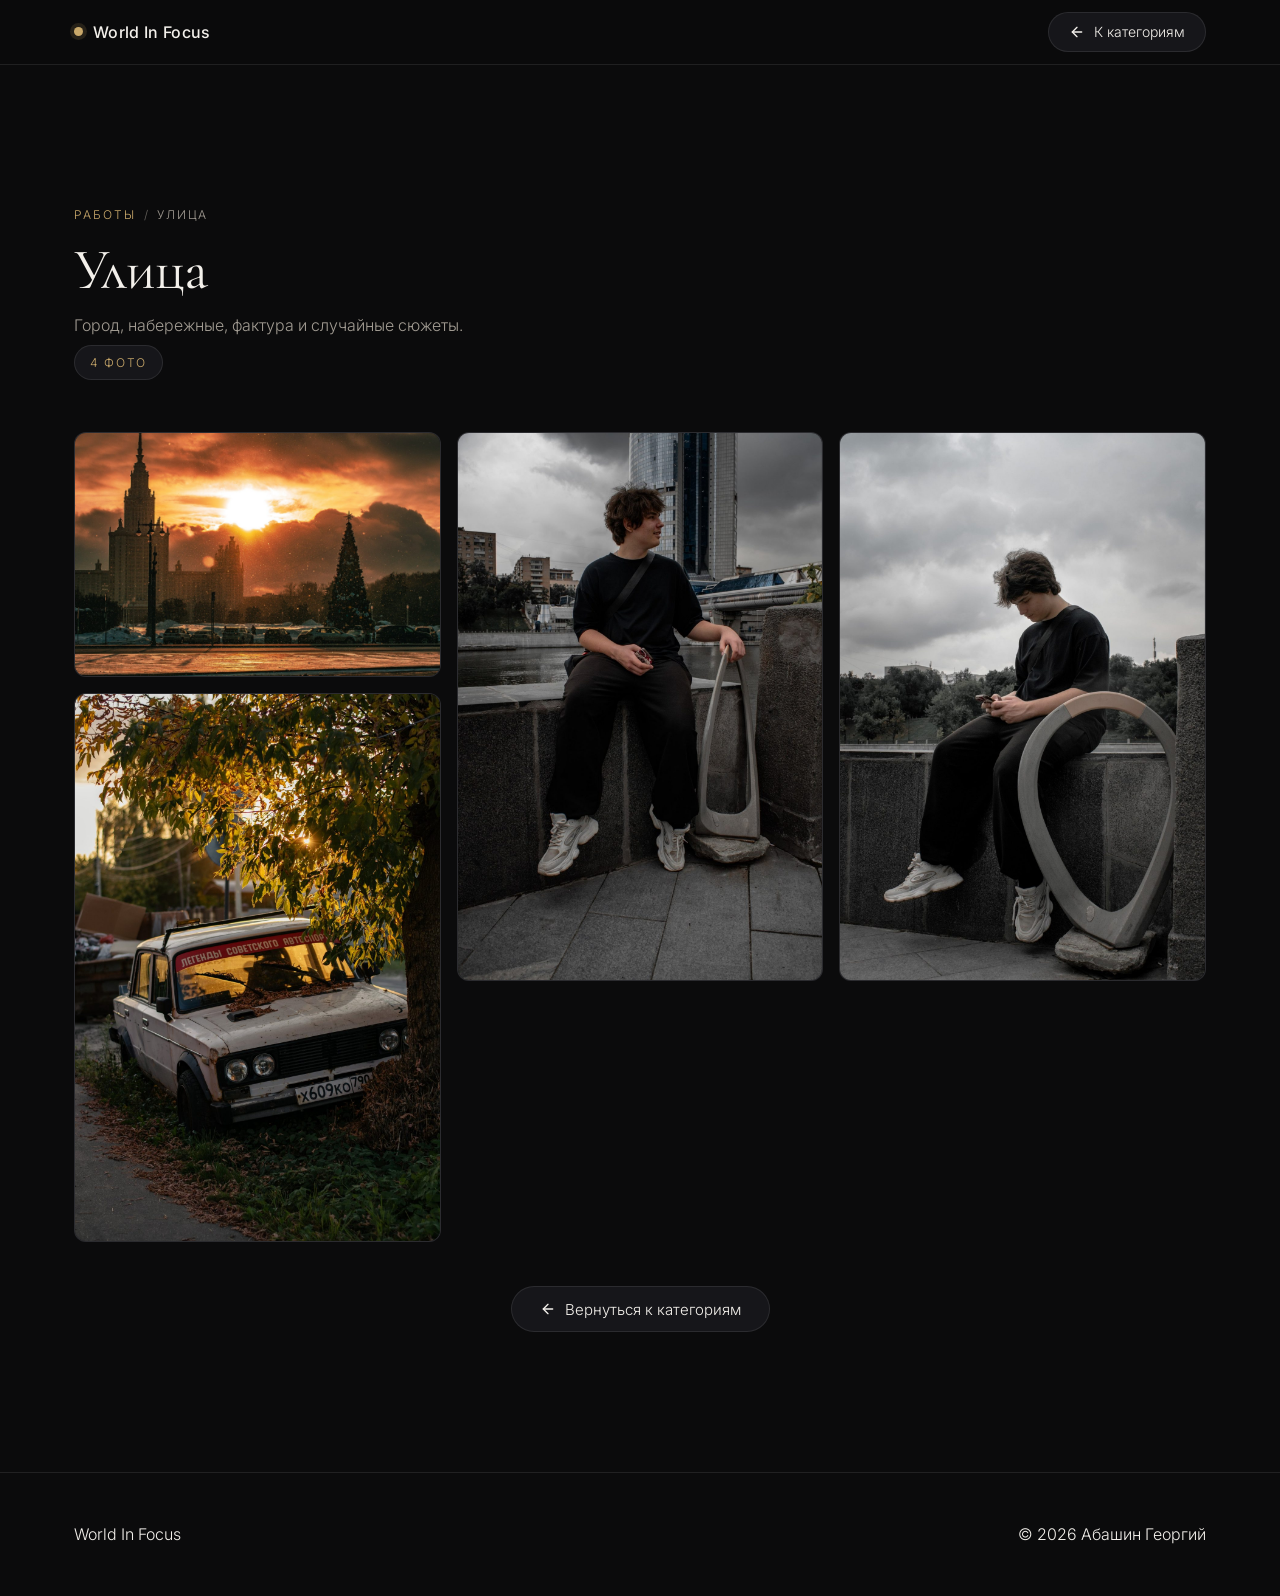
<file: street.html>
<!DOCTYPE html>
<html lang="ru">
<head>
<meta charset="utf-8">
<meta name="viewport" content="width=device-width, initial-scale=1, viewport-fit=cover">
<meta name="theme-color" content="#0b0b0c">
<meta name="format-detection" content="telephone=no">
<title>Улица - Фотограф Георгий Абашин</title>
<meta name="description" content="Город, набережные, фактура и случайные сюжеты.">
<meta name="robots" content="noindex, follow">
<link rel="icon" href="favicon.svg" type="image/svg+xml">
<link rel="preconnect" href="https://fonts.googleapis.com">
<link rel="preconnect" href="https://fonts.gstatic.com" crossorigin>
<link href="https://fonts.googleapis.com/css2?family=Cormorant+Garamond:ital,wght@0,300;0,400;0,600;1,300;1,400&family=Inter:wght@300;400;500;600&display=swap" rel="stylesheet">
<link rel="stylesheet" href="css/style.css">
</head>
<body>

<header class="cat-topbar">
  <div class="wrap">
    <a class="cat-brand" href="index.html">
      <span class="brand-dot" aria-hidden="true"></span>World In Focus
    </a>
    <a class="btn-back" href="index.html#gallery"><svg viewBox="0 0 24 24" fill="none" stroke="currentColor" stroke-width="2" stroke-linecap="round" stroke-linejoin="round" aria-hidden="true"><path d="M19 12H5"/><path d="M12 19l-7-7 7-7"/></svg><span class="btn-back-text">К категориям</span></a>
  </div>
</header>

<main>
  <section class="section">
    <div class="wrap">
      <header class="section-head">
        <nav class="cat-crumbs" aria-label="Навигация">
          <a href="index.html#gallery">Работы</a>
          <span class="sep" aria-hidden="true">/</span>
          <span class="current">Улица</span>
        </nav>
        <h1 class="cat-title">Улица</h1>
        <p class="section-sub">Город, набережные, фактура и случайные сюжеты.</p>
        <p class="cat-meta">4 фото</p>
      </header>
        <div class="cat-grid">
          <figure class="cat-thumb"><img src="images/work-05.jpg" alt="Закат над Москвой" width="1800" height="1200" loading="lazy" decoding="async"></figure>
          <figure class="cat-thumb"><img src="images/work-08.jpg" alt="Легенды советского автоспорта" width="1200" height="1800" loading="lazy" decoding="async"></figure>
          <figure class="cat-thumb"><img src="images/work-12.jpg" alt="На набережной" width="1200" height="1800" loading="lazy" decoding="async"></figure>
          <figure class="cat-thumb"><img src="images/work-09.jpg" alt="С телефоном у парапета" width="1200" height="1800" loading="lazy" decoding="async"></figure>
        </div>
      <p class="cat-back"><a class="btn-back" href="index.html#gallery"><svg viewBox="0 0 24 24" fill="none" stroke="currentColor" stroke-width="2" stroke-linecap="round" stroke-linejoin="round" aria-hidden="true"><path d="M19 12H5"/><path d="M12 19l-7-7 7-7"/></svg><span class="btn-back-text">Вернуться к категориям</span></a></p>
    </div>
  </section>
</main>

<footer class="site-footer">
  <div class="wrap footer-inner">
    <span>World In Focus</span>
    <span>© 2026 Абашин Георгий</span>
  </div>
</footer>
</body>
</html>
</file>
<file: css/style.css>
/* =========================================================
   Портфолио фотографа - стили
   Палитра и типографика настраиваются в :root ниже.
   ========================================================= */

:root{
  --bg:#0b0b0c;
  --bg-2:#101012;
  --surface:#16161a;
  --surface-2:#1c1c21;
  --line:rgba(255,255,255,.09);
  --text:#f3f0eb;
  --muted:#a29c93;
  --accent:#c9a86a;
  --accent-soft:rgba(201,168,106,.14);

  --font-body:"Inter",-apple-system,BlinkMacSystemFont,"Segoe UI",Roboto,"Helvetica Neue",Arial,sans-serif;
  --font-display:"Cormorant Garamond",ui-serif,Georgia,"Times New Roman",serif;

  --wrap:1180px;
  --radius:18px;
  --ease:cubic-bezier(.22,.61,.36,1);
}

*,*::before,*::after{box-sizing:border-box}

html{scroll-behavior:smooth}

body{
  margin:0;
  background:var(--bg);
  color:var(--text);
  font-family:var(--font-body);
  font-size:16px;
  line-height:1.65;
  font-weight:300;
  -webkit-font-smoothing:antialiased;
  overflow-x:hidden;
}

img{max-width:100%;display:block}
a{color:inherit;text-decoration:none}
h1,h2,h3{font-family:var(--font-display);font-weight:400;line-height:1.1;margin:0}
p{margin:0}

.wrap{width:100%;max-width:var(--wrap);margin:0 auto;padding:0 24px}

.skip-link{
  position:absolute;left:-9999px;top:0;z-index:200;
  background:var(--accent);color:#12100c;padding:10px 16px;border-radius:0 0 8px 0;
}
.skip-link:focus{left:0}

/* ---------------- Header ---------------- */
.site-header{
  position:fixed;inset:0 0 auto 0;z-index:100;
  padding:18px 0;
  transition:background .35s var(--ease),padding .35s var(--ease),border-color .35s var(--ease);
  border-bottom:1px solid transparent;
}
.site-header.is-scrolled{
  background:rgba(11,11,12,.82);
  backdrop-filter:blur(14px);
  -webkit-backdrop-filter:blur(14px);
  border-bottom-color:var(--line);
  padding:12px 0;
}
.header-inner{display:flex;align-items:center;justify-content:space-between;gap:20px}

.brand{display:flex;align-items:center;gap:12px;font-weight:500;letter-spacing:.02em}
.brand-mark{
  width:12px;height:12px;border-radius:50%;
  background:var(--accent);
  box-shadow:0 0 0 4px var(--accent-soft);
  flex:none;
}
.brand-text{font-size:15px}

.nav{display:flex;gap:30px}
.nav a{
  font-size:14px;color:var(--muted);position:relative;padding:4px 0;
  transition:color .25s var(--ease);
}
.nav a::after{
  content:"";position:absolute;left:0;bottom:0;height:1px;width:0;
  background:var(--accent);transition:width .3s var(--ease);
}
.nav a:hover,.nav a.is-active{color:var(--text)}
.nav a:hover::after,.nav a.is-active::after{width:100%}

.nav-toggle{
  display:none;width:42px;height:42px;border:1px solid var(--line);border-radius:12px;
  background:transparent;cursor:pointer;padding:0;flex-direction:column;align-items:center;justify-content:center;gap:5px;
}
.nav-toggle span{display:block;width:18px;height:1.5px;background:var(--text);transition:transform .3s var(--ease),opacity .3s var(--ease)}
.nav-toggle[aria-expanded="true"] span:nth-child(1){transform:translateY(6.5px) rotate(45deg)}
.nav-toggle[aria-expanded="true"] span:nth-child(2){opacity:0}
.nav-toggle[aria-expanded="true"] span:nth-child(3){transform:translateY(-6.5px) rotate(-45deg)}

/* ---------------- Hero ---------------- */
.hero{
  position:relative;min-height:100svh;display:flex;align-items:center;
  padding:140px 0 90px;overflow:hidden;
}
.hero-media{
  position:absolute;inset:0;z-index:0;
  background:
    radial-gradient(1100px 600px at 78% 15%, rgba(201,168,106,.16), transparent 60%),
    radial-gradient(900px 700px at 10% 90%, rgba(120,140,180,.10), transparent 60%),
    linear-gradient(180deg,var(--bg) 0%, var(--bg-2) 100%);
}
/* Фоновое фото главного экрана подставляет js/site.js inline-стилем:
   относительный url() внутри CSS-переменной браузер считает от css/style.css,
   а не от страницы, поэтому путь задаётся из скрипта. */
.hero.has-photo .hero-media{filter:saturate(.95)}
.hero-media::after{
  content:"";position:absolute;inset:0;
  background-image:radial-gradient(rgba(255,255,255,.035) 1px, transparent 1px);
  background-size:3px 3px;opacity:.5;
}
.hero-inner{position:relative;z-index:1;max-width:760px}

.eyebrow{
  font-size:12px;letter-spacing:.22em;text-transform:uppercase;
  color:var(--accent);margin-bottom:22px;font-weight:500;
}
.hero h1{
  font-size:clamp(46px,8vw,92px);
  letter-spacing:-.015em;
  margin-bottom:26px;
}
.hero h1 em{font-style:italic;color:var(--accent)}
.hero-sub{color:var(--muted);font-size:clamp(16px,1.6vw,19px);max-width:560px;margin-bottom:38px}

.hero-actions{display:flex;flex-wrap:wrap;gap:14px;margin-bottom:64px}

.btn{
  display:inline-flex;align-items:center;justify-content:center;
  padding:14px 28px;border-radius:999px;font-size:14px;letter-spacing:.03em;font-weight:500;
  border:1px solid transparent;cursor:pointer;
  transition:background .3s var(--ease),color .3s var(--ease),border-color .3s var(--ease),transform .3s var(--ease);
}
.btn:hover{transform:translateY(-2px)}
.btn-primary{background:var(--accent);color:#17130c}
.btn-primary:hover{background:#dcbb7c}
.btn-ghost{border-color:var(--line);color:var(--text)}
.btn-ghost:hover{border-color:var(--accent);color:var(--accent)}

.hero-facts{
  list-style:none;margin:0;padding:0;display:flex;flex-wrap:wrap;gap:34px;
  border-top:1px solid var(--line);padding-top:26px;
}
.hero-facts li{display:flex;flex-direction:column;gap:4px;min-width:150px}
.hero-facts strong{font-weight:500;font-size:14px}
.hero-facts span{font-size:13px;color:var(--muted)}

.hero-scroll{
  position:absolute;bottom:34px;left:50%;transform:translateX(-50%);
  width:24px;height:40px;border:1px solid var(--line);border-radius:999px;z-index:1;
}
.hero-scroll span{
  position:absolute;left:50%;top:9px;width:3px;height:6px;border-radius:2px;background:var(--accent);
  transform:translateX(-50%);animation:scrollDot 1.8s var(--ease) infinite;
}
@keyframes scrollDot{
  0%{opacity:0;transform:translate(-50%,0)}
  30%{opacity:1}
  100%{opacity:0;transform:translate(-50%,14px)}
}

/* ---------------- Sections ---------------- */
.section{padding:clamp(80px,11vw,140px) 0}
.section-alt{background:var(--bg-2);border-top:1px solid var(--line);border-bottom:1px solid var(--line)}

.section-head{max-width:640px;margin-bottom:52px}
.section-head-center{margin-left:auto;margin-right:auto;text-align:center}
.section-head h2{font-size:clamp(34px,5vw,58px);letter-spacing:-.01em;margin-bottom:16px}
.section-sub{color:var(--muted);font-size:16px}

/* ---------------- Filters ---------------- */
.filters{display:flex;flex-wrap:wrap;gap:10px;margin-bottom:34px}
.filter{
  border:1px solid var(--line);background:transparent;color:var(--muted);
  padding:9px 18px;border-radius:999px;font:inherit;font-size:13px;cursor:pointer;
  transition:all .28s var(--ease);
}
.filter:hover{color:var(--text);border-color:rgba(255,255,255,.24)}
.filter.is-active{background:var(--accent-soft);border-color:rgba(201,168,106,.5);color:var(--accent)}

/* ---------------- Gallery ---------------- */
.gallery-grid{columns:3 300px;column-gap:18px}
.gallery-item{
  position:relative;break-inside:avoid;margin:0 0 18px;
  border-radius:var(--radius);overflow:hidden;cursor:zoom-in;
  background:var(--surface);border:1px solid var(--line);
  transition:transform .4s var(--ease),border-color .4s var(--ease),box-shadow .4s var(--ease);
}
.gallery-item:hover{transform:translateY(-4px);border-color:rgba(201,168,106,.4);box-shadow:0 24px 50px -28px rgba(0,0,0,.9)}
.gallery-item.is-hidden{display:none}
.gallery-item img{width:100%;height:auto;transition:transform .7s var(--ease),filter .5s var(--ease)}
.gallery-item:hover img{transform:scale(1.04)}

.gallery-caption{
  position:absolute;inset:auto 0 0 0;
  padding:38px 20px 16px;
  display:flex;align-items:flex-end;justify-content:space-between;gap:12px;
  background:linear-gradient(to top,rgba(8,8,9,.9),rgba(8,8,9,0));
  font-size:13px;
  opacity:0;transform:translateY(8px);
  transition:opacity .4s var(--ease),transform .4s var(--ease);
}
.gallery-item:hover .gallery-caption,.gallery-item:focus-visible .gallery-caption{opacity:1;transform:translateY(0)}
.gallery-caption em{font-style:normal;color:var(--accent);font-size:12px;letter-spacing:.06em;text-transform:uppercase;white-space:nowrap}
.gallery-item.is-placeholder{cursor:default}
.gallery-item.is-placeholder:hover img{transform:none}
.gallery-empty{color:var(--muted);text-align:center;padding:40px 0}

/* ---------------- Gear ---------------- */
.gear-grid{display:grid;grid-template-columns:repeat(3,1fr);gap:20px}
.gear-card{
  background:var(--surface);border:1px solid var(--line);border-radius:var(--radius);
  padding:32px 28px;display:flex;flex-direction:column;gap:14px;
  transition:border-color .35s var(--ease),transform .35s var(--ease);
}
.gear-card:hover{border-color:rgba(201,168,106,.35);transform:translateY(-3px)}
.gear-card-wide{grid-column:span 2}
.gear-label{
  font-size:11px;letter-spacing:.2em;text-transform:uppercase;color:var(--accent);font-weight:500;
}
.gear-card h3{font-size:clamp(24px,2.6vw,32px)}
.gear-card p{color:var(--muted);font-size:15px}
.gear-list{list-style:none;margin:0;padding:0;display:grid;gap:18px}
.gear-list li{display:flex;flex-direction:column;gap:4px;padding-left:18px;position:relative}
.gear-list li::before{
  content:"";position:absolute;left:0;top:9px;width:6px;height:6px;border-radius:50%;
  background:var(--accent);opacity:.7;
}
.gear-list strong{font-weight:500;font-size:16px}
.gear-list span{color:var(--muted);font-size:14px;line-height:1.6}

/* ---------------- About ---------------- */
.about-grid{display:grid;grid-template-columns:.85fr 1.15fr;gap:clamp(28px,5vw,64px);align-items:center}
.about-media{border-radius:var(--radius);overflow:hidden;border:1px solid var(--line);background:var(--surface)}
.about-media img{width:100%;aspect-ratio:4/5;object-fit:cover}
.about-text h2{font-size:clamp(30px,4vw,46px);margin-bottom:20px}
.about-text p{color:var(--muted);margin-bottom:18px}
.about-points{list-style:none;margin:26px 0 0;padding:0;display:grid;gap:12px}
.about-points li{position:relative;padding-left:28px;font-size:15px}
.about-points li::before{
  content:"";position:absolute;left:0;top:9px;width:14px;height:1px;background:var(--accent);
}
.about-points li::after{
  content:"";position:absolute;left:0;top:6px;width:7px;height:7px;border:1px solid var(--accent);
  transform:rotate(45deg);
}

/* ---------------- Contact ---------------- */
.contact-grid{display:grid;grid-template-columns:repeat(auto-fit,minmax(240px,1fr));gap:18px;margin-bottom:34px}
.contact-card{
  display:flex;flex-direction:column;gap:8px;
  background:var(--surface);border:1px solid var(--line);border-radius:var(--radius);
  padding:28px 26px;
  transition:border-color .3s var(--ease),background .3s var(--ease),transform .3s var(--ease);
}
.contact-card:hover{border-color:rgba(201,168,106,.5);background:var(--surface-2);transform:translateY(-3px)}
.contact-label{font-size:11px;letter-spacing:.2em;text-transform:uppercase;color:var(--muted)}
.contact-value{font-family:var(--font-display);font-size:clamp(20px,2.2vw,26px);color:var(--text)}
.contact-note{text-align:center;color:var(--muted);font-size:14px}

/* ---------------- Reviews ----------------
   Отзывы приходят из js/reviews.js (редактор сайта) и js/reviews-bot.js
   (Telegram-бот); логика вывода - в js/site.js. */
.reviews-grid{display:grid;grid-template-columns:repeat(auto-fill,minmax(300px,1fr));gap:18px;align-items:start}
.review{
  display:flex;flex-direction:column;gap:14px;height:100%;
  background:var(--surface);border:1px solid var(--line);border-radius:var(--radius);
  padding:28px 26px;
  transition:border-color .3s var(--ease),background .3s var(--ease),transform .3s var(--ease);
}
.review:hover{border-color:rgba(201,168,106,.35);background:var(--surface-2);transform:translateY(-3px)}
.review-head{display:flex;align-items:baseline;justify-content:space-between;gap:14px}
.review-name{font-family:var(--font-display);font-size:clamp(20px,2.2vw,26px)}
.review-date{font-size:12px;color:var(--muted);white-space:nowrap}
.review-series{font-size:11px;letter-spacing:.2em;text-transform:uppercase;color:var(--accent)}
.review-stars{font-size:14px;letter-spacing:.18em;line-height:1}
.review-stars-on{color:var(--accent)}
.review-stars-off{color:rgba(255,255,255,.20)}
.review-text{color:var(--muted);font-size:15px;white-space:pre-line}
.review-photo{margin-top:auto;width:100%;aspect-ratio:4/3;object-fit:cover;border-radius:12px}
.reviews-empty{color:var(--muted);font-size:15px}

/* ---------------- Price ----------------
   Прайс собирается из content.json редактора (sitegen.render_price_section):
   категории карточками, внутри - строки «позиция → сумма». */
.price-grid{display:grid;grid-template-columns:repeat(auto-fit,minmax(320px,1fr));gap:22px;align-items:start}
.price-card{
  background:var(--surface);border:1px solid var(--line);border-radius:var(--radius);
  padding:30px 28px;
  transition:border-color .3s var(--ease),background .3s var(--ease),transform .3s var(--ease);
}
.price-card:hover{border-color:rgba(201,168,106,.35);background:var(--surface-2);transform:translateY(-3px)}
.price-card h3{font-size:clamp(24px,2.6vw,32px);margin-bottom:8px}
.price-card-sub{color:var(--muted);font-size:14px;margin-bottom:16px}
.price-list{list-style:none;margin:0;padding:0}
.price-row{
  display:grid;grid-template-columns:1fr auto;gap:2px 18px;align-items:baseline;
  padding:14px 0;border-top:1px solid var(--line);
}
.price-row:first-child{border-top:0}
.price-name{font-size:16px;overflow-wrap:anywhere}
.price-value{
  font-family:var(--font-display);font-size:clamp(26px,2.6vw,32px);line-height:1.12;
  color:var(--accent);text-align:right;white-space:nowrap;
}
.price-value em{
  display:block;margin-top:4px;
  font-family:var(--font-body);font-style:normal;
  font-size:15px;letter-spacing:.01em;color:rgba(243,240,235,.72);
}
.price-note{grid-column:1/-1;font-size:13.5px;color:var(--muted);margin-top:2px}

/* ---------------- Footer ---------------- */
.site-footer{border-top:1px solid var(--line);padding:48px 0;background:var(--bg)}
.footer-inner{display:flex;flex-wrap:wrap;align-items:center;justify-content:space-between;gap:20px}
.footer-brand{font-family:var(--font-display);font-size:22px}
.footer-nav{display:flex;flex-wrap:wrap;gap:22px}
.footer-nav a{font-size:13px;color:var(--muted);transition:color .25s var(--ease)}
.footer-nav a:hover{color:var(--accent)}
.footer-copy{font-size:12px;color:var(--muted);width:100%}

/* ---------------- Lightbox ---------------- */
.lightbox{
  position:fixed;inset:0;z-index:200;display:none;
  background:rgba(6,6,7,.94);
  backdrop-filter:blur(6px);-webkit-backdrop-filter:blur(6px);
  align-items:center;justify-content:center;
}
.lightbox.is-open{display:flex;animation:lbFade .3s var(--ease)}
@keyframes lbFade{from{opacity:0}to{opacity:1}}
.lightbox img{
  max-width:min(92vw,1400px);max-height:82vh;object-fit:contain;
  border-radius:10px;box-shadow:0 40px 90px -40px #000;
  animation:lbZoom .35s var(--ease);
}
@keyframes lbZoom{from{opacity:0;transform:scale(.97)}to{opacity:1;transform:scale(1)}}
.lightbox-caption{
  position:absolute;left:0;right:0;bottom:26px;text-align:center;
  color:var(--muted);font-size:13px;padding:0 80px;
}
.lightbox-count{
  position:absolute;top:26px;left:50%;transform:translateX(-50%);
  font-size:12px;letter-spacing:.18em;color:var(--muted);
}
.lightbox-btn{
  position:absolute;background:rgba(255,255,255,.06);border:1px solid var(--line);color:var(--text);
  width:48px;height:48px;border-radius:50%;font-size:20px;line-height:1;cursor:pointer;
  display:flex;align-items:center;justify-content:center;
  transition:background .25s var(--ease),border-color .25s var(--ease);
}
.lightbox-btn:hover{background:rgba(201,168,106,.18);border-color:rgba(201,168,106,.5)}
.lightbox-close{top:22px;right:22px}
.lightbox-prev{left:22px;top:50%;transform:translateY(-50%)}
.lightbox-next{right:22px;top:50%;transform:translateY(-50%)}
body.is-locked{overflow:hidden}

/* ---------------- Reveal ----------------
   Скрываем только при работающем JS (.js на <html>),
   иначе контент остался бы невидимым без скриптов. */
.js .reveal{opacity:0;transform:translateY(26px);transition:opacity .8s var(--ease),transform .8s var(--ease)}
.js .reveal.is-visible{opacity:1;transform:none}

/* ---------------- Responsive ---------------- */
@media (max-width:1000px){
  .gear-grid{grid-template-columns:repeat(2,1fr)}
  .gear-card-wide{grid-column:span 2}
  .contact-grid{grid-template-columns:repeat(2,1fr)}
  .reviews-grid{grid-template-columns:repeat(2,1fr)}
}

@media (max-width:820px){
  .nav{
    position:fixed;inset:0 0 auto 0;flex-direction:column;gap:0;
    background:rgba(11,11,12,.98);backdrop-filter:blur(16px);
    padding:90px 24px 28px;
    transform:translateY(-100%);transition:transform .4s var(--ease);
    border-bottom:1px solid var(--line);
  }
  .nav.is-open{transform:translateY(0)}
  .nav a{font-size:18px;padding:16px 0;border-bottom:1px solid var(--line)}
  .nav a::after{display:none}
  .nav-toggle{display:flex}
  .about-grid{grid-template-columns:1fr}
  .about-media{max-width:420px}
  .hero-facts{gap:22px}
}

@media (max-width:620px){
  .gear-grid,.contact-grid,.reviews-grid,.price-grid{grid-template-columns:1fr}
  .gear-card-wide{grid-column:span 1}
  .gallery-grid{columns:1}
  /* цена уезжает под название: длинные названия не выдавливают сумму за карточку */
  .price-row{grid-template-columns:1fr;gap:4px}
  .price-value{text-align:left}
  .footer-inner{flex-direction:column;align-items:flex-start}
  .lightbox-prev{left:8px}
  .lightbox-next{right:8px}
  .lightbox-caption{padding:0 24px;bottom:16px}
}

@media (prefers-reduced-motion:reduce){
  html{scroll-behavior:auto}
  *,*::before,*::after{animation-duration:.001ms !important;transition-duration:.001ms !important}
  .js .reveal{opacity:1;transform:none}
}

/* =========================================================
   КАТЕГОРИИ (тестовая версия сайта)
   Блок на главной: текст слева, пробное фото справа.
   Страница категории: сетка всех фото этой категории.
   ========================================================= */
.cat-list{display:flex;flex-direction:column;gap:26px;margin-top:8px}

.cat-card{
  display:grid;grid-template-columns:1fr minmax(0,320px);gap:34px;align-items:center;
  background:var(--surface);border:1px solid var(--line);border-radius:var(--radius);
  padding:34px;
  transition:border-color .3s var(--ease),background .3s var(--ease);
}
.cat-card:hover{border-color:rgba(201,168,106,.35);background:var(--surface-2)}
.cat-card h3{font-size:clamp(28px,3vw,40px);margin-bottom:10px}
.cat-sub{color:var(--muted);font-size:15px;margin-bottom:8px;max-width:52ch}
.cat-count{font-size:12px;letter-spacing:.18em;text-transform:uppercase;color:var(--accent);margin-bottom:20px}
.cat-card .btn{margin-top:4px}

.cat-cover{
  display:flex;align-items:center;justify-content:center;
  overflow:hidden;border-radius:12px;border:1px solid var(--line);
  background:var(--surface-2);
}
/* Показываем кадр ЦЕЛИКОМ (contain), а не обрезаем по центру:
   иначе на вертикальных фото обрезается голова. */
.cat-cover img{
  display:block;width:100%;height:100%;max-height:420px;
  object-fit:contain;object-position:center;
  transition:transform .5s var(--ease);
}
.cat-cover:hover img{transform:scale(1.03)}

.cat-title{font-size:clamp(34px,4.5vw,58px);margin-bottom:10px}
.cat-grid{
  columns:3;column-gap:16px;margin-top:10px;
}
.cat-thumb{
  margin:0 0 16px;break-inside:avoid;overflow:hidden;border-radius:12px;
  border:1px solid var(--line);background:var(--surface);
}
.cat-thumb img{display:block;width:100%;height:auto;transition:transform .5s var(--ease)}
.cat-thumb:hover img{transform:scale(1.03)}
.cat-back{margin-top:34px;text-align:center}
.section-head .eyebrow a{color:inherit;text-decoration:none}
.section-head .eyebrow a:hover{color:var(--accent)}

@media (max-width:820px){
  .cat-card{grid-template-columns:1fr;padding:24px;gap:20px}
  .cat-cover{order:-1}
  /* Никаких aspect-ratio: вертикальный кадр должен быть виден целиком */
  .cat-cover img{max-height:70vh;width:100%;height:auto}
  .cat-grid{columns:2}
}
@media (max-width:520px){
  .cat-grid{columns:1}
}

/* =========================================================
   КАТЕГОРИИ: мобильная адаптация и кнопки
   Одна вёрстка под все экраны: телефон, планшет, ПК.
   ========================================================= */

/* Верхняя панель страницы категории */
.cat-topbar{
  border-bottom:1px solid var(--line);
  background:rgba(11,11,12,.92);
  backdrop-filter:saturate(140%) blur(10px);
  position:sticky;top:0;z-index:50;
}
.cat-topbar .wrap{
  display:flex;align-items:center;justify-content:space-between;
  gap:16px;min-height:64px;
}
.cat-brand{
  display:inline-flex;align-items:center;gap:10px;
  color:var(--text);text-decoration:none;font-weight:500;letter-spacing:.02em;
}
.cat-brand:hover{color:var(--accent)}
.cat-brand .brand-dot{
  width:9px;height:9px;border-radius:50%;background:var(--accent);
  box-shadow:0 0 0 4px var(--accent-soft);flex:none;
}

/* Кнопка «К категориям» — аккуратная, с иконкой-стрелкой */
.btn-back{
  display:inline-flex;align-items:center;gap:9px;
  padding:11px 20px;border-radius:999px;
  border:1px solid var(--line);background:var(--surface);
  color:var(--text);font-size:14px;text-decoration:none;line-height:1;
  transition:border-color .25s var(--ease),color .25s var(--ease),background .25s var(--ease);
}
.btn-back svg{width:16px;height:16px;flex:none;transition:transform .25s var(--ease)}
.btn-back:hover{border-color:var(--accent);color:var(--accent);background:var(--surface-2)}
.btn-back:hover svg{transform:translateX(-3px)}
.btn-back:active{transform:translateY(1px)}

/* Крупная кнопка внизу страницы категории */
.cat-back{
  margin-top:44px;display:flex;justify-content:center;
}
.cat-back .btn-back{padding:14px 28px;font-size:15px}

/* Крошка «Работы / Портреты» */
.cat-crumbs{
  display:flex;flex-wrap:wrap;align-items:center;gap:8px;
  font-size:12px;letter-spacing:.16em;text-transform:uppercase;
  color:var(--accent);margin-bottom:14px;
}
.cat-crumbs a{color:var(--accent);text-decoration:none}
.cat-crumbs a:hover{text-decoration:underline}
.cat-crumbs .sep{color:var(--muted);opacity:.6}
.cat-crumbs .current{color:var(--muted)}

/* Счётчик фото на странице категории */
.cat-meta{
  display:inline-flex;align-items:center;gap:8px;
  margin-top:6px;padding:7px 15px;border-radius:999px;
  border:1px solid var(--line);background:var(--surface);
  font-size:12px;letter-spacing:.14em;text-transform:uppercase;color:var(--accent);
}

/* ---- Планшет ---- */
@media (max-width:1000px){
  .cat-grid{columns:2}
  .cat-card{grid-template-columns:1fr minmax(0,260px);gap:26px;padding:26px}
}

/* ---- Телефон ---- */
@media (max-width:820px){
  .cat-list{gap:18px}
  .cat-card{
    grid-template-columns:1fr;gap:18px;padding:20px;border-radius:16px;
  }
  /* Фото сверху, текст под ним — так удобнее листать на телефоне */
  .cat-cover{order:-1;max-height:none}
  /* Вертикальный кадр показываем целиком, без обрезки головы */
  .cat-cover img{aspect-ratio:auto;height:auto;max-height:65vh;object-fit:contain}
  .cat-card h3{font-size:clamp(24px,7vw,32px)}
  .cat-sub{font-size:14px}
  .cat-card .btn{width:100%;padding:13px 20px;font-size:14px}

  .cat-title{font-size:clamp(28px,8vw,40px)}
  .cat-grid{columns:2;column-gap:12px}
  .cat-thumb{margin-bottom:12px;border-radius:10px}

  .cat-topbar .wrap{min-height:56px;gap:10px}
  .cat-brand{font-size:14px}
  .btn-back{padding:10px 16px;font-size:13px}
  .btn-back .btn-back-text{display:none}   /* на узком экране только иконка */
  .cat-back{margin-top:28px}
  .cat-back .btn-back{padding:13px 22px}
}

/* ---- Очень узкий телефон ---- */
@media (max-width:520px){
  .cat-card{padding:16px}
  .cat-grid{columns:1}
  .cat-thumb{margin-bottom:10px}
  .cat-meta{font-size:11px}
}

/* ---- Широкий экран: больше колонок ---- */
@media (min-width:1400px){
  .cat-grid{columns:4}
}

/* ---- Тач-устройства: убираем эффект наведения-прилипания ---- */
@media (hover:none){
  .cat-cover:hover img,.cat-thumb:hover img{transform:none}
  .btn-back:hover{background:var(--surface);color:var(--text);border-color:var(--line)}
}
</file>
